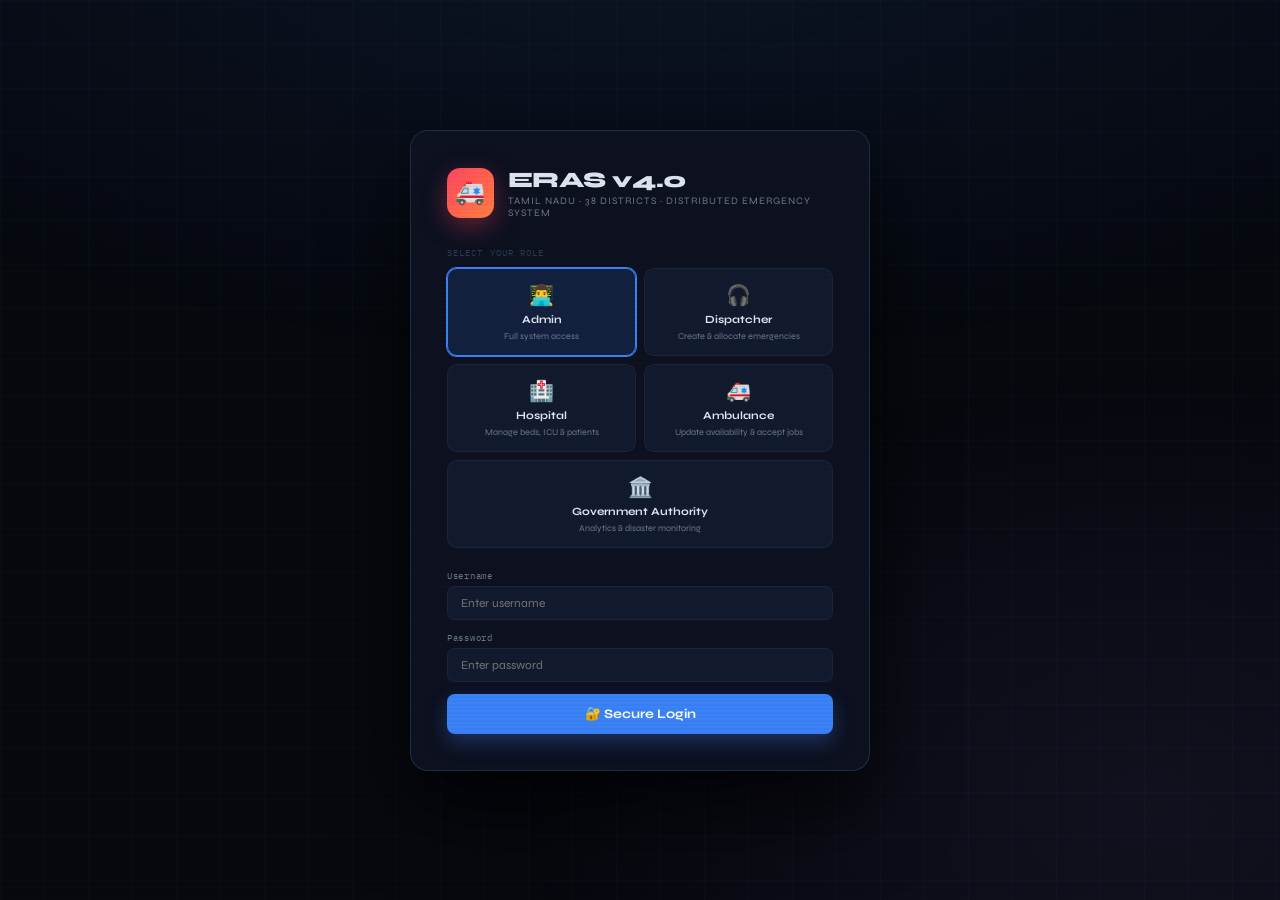
<file: index.html>
<!DOCTYPE html>
<html lang="en">
<head>
<meta charset="UTF-8"/><meta name="viewport" content="width=device-width,initial-scale=1.0"/>
<title>ERAS v4.0 — Login | Tamil Nadu Emergency System</title>
<link rel="stylesheet" href="css/style.css"/>
<style>
body{display:flex;align-items:center;justify-content:center;min-height:100vh;overflow:auto;}
.ln-bg{position:fixed;inset:0;background:radial-gradient(ellipse 80% 50% at 50% -10%,rgba(59,130,246,0.1),transparent),radial-gradient(ellipse 50% 50% at 90% 90%,rgba(167,139,250,0.07),transparent);}
.ln-grid{position:fixed;inset:0;background-image:linear-gradient(rgba(59,130,246,0.035) 1px,transparent 1px),linear-gradient(90deg,rgba(59,130,246,0.035) 1px,transparent 1px);background-size:44px 44px;}
.ln-box{position:relative;z-index:2;width:460px;background:var(--bg2);border:1px solid var(--border2);border-radius:18px;padding:36px;box-shadow:0 40px 80px rgba(0,0,0,0.7);margin:20px;}
.ln-logo{display:flex;align-items:center;gap:14px;margin-bottom:28px;}
.ln-icon{width:50px;height:50px;border-radius:13px;background:linear-gradient(135deg,var(--red),#ff7f40);display:flex;align-items:center;justify-content:center;font-size:24px;box-shadow:0 8px 24px rgba(255,69,96,0.35);}
.ln-title{font-size:22px;font-weight:800;letter-spacing:-0.02em;}
.ln-sub{font-size:10px;color:var(--text2);letter-spacing:0.1em;text-transform:uppercase;margin-top:2px;}
.ln-sect{font-family:var(--mono);font-size:9px;color:var(--text3);letter-spacing:0.12em;text-transform:uppercase;margin-bottom:10px;}
.role-grid{display:grid;grid-template-columns:1fr 1fr;gap:8px;margin-bottom:22px;}
.role-btn{display:flex;flex-direction:column;align-items:center;gap:5px;padding:14px 8px;border-radius:10px;border:1px solid var(--border);background:var(--bg3);cursor:pointer;transition:all 0.15s;text-align:center;}
.role-btn:hover{border-color:var(--border2);background:var(--bg4);}
.role-btn.sel{border-color:var(--blue);background:var(--blue2);box-shadow:0 0 0 1px var(--blue);}
.ri{font-size:20px;}.rn{font-size:11px;font-weight:700;}.rd{font-size:9px;color:var(--text2);}
.rc-dispatcher.sel{border-color:var(--teal);background:var(--teal2);box-shadow:0 0 0 1px var(--teal);}
.rc-hospital.sel{border-color:var(--green);background:var(--green2);box-shadow:0 0 0 1px var(--green);}
.rc-ambulance.sel{border-color:var(--amber);background:var(--amber2);box-shadow:0 0 0 1px var(--amber);}
.rc-authority.sel{border-color:var(--purple);background:var(--purple2);box-shadow:0 0 0 1px var(--purple);}
.ln-f{margin-bottom:12px;}
.ln-lbl{font-family:var(--mono);font-size:9px;color:var(--text2);letter-spacing:0.08em;display:block;margin-bottom:5px;}
.ln-inp{width:100%;background:var(--bg3);border:1px solid var(--border);color:var(--text);border-radius:8px;padding:9px 13px;font-size:12px;font-family:var(--head);transition:border-color 0.15s;}
.ln-inp:focus{outline:none;border-color:var(--blue);}
.ln-btn{width:100%;padding:12px;border-radius:8px;border:none;background:var(--blue);color:#fff;font-family:var(--head);font-size:13px;font-weight:700;cursor:pointer;transition:all 0.15s;box-shadow:0 8px 20px rgba(59,130,246,0.3);}
.ln-btn:hover{background:#2563eb;transform:translateY(-1px);}
.ln-err{color:var(--red);font-size:11px;text-align:center;margin-bottom:10px;display:none;}
</style>
</head>
<body>
<div class="ln-bg"></div>
<div class="ln-grid"></div>
<div class="ln-box">
  <div class="ln-logo">
    <div class="ln-icon">🚑</div>
    <div>
      <div class="ln-title">ERAS v4.0</div>
      <div class="ln-sub">Tamil Nadu · 38 Districts · Distributed Emergency System</div>
    </div>
  </div>
  <div class="ln-sect">Select your role</div>
  <div class="role-grid">
    <div class="role-btn sel" data-role="admin" data-page="pages/admin.html" onclick="selectRole(this)">
      <div class="ri">👨‍💻</div><div class="rn">Admin</div><div class="rd">Full system access</div>
    </div>
    <div class="role-btn rc-dispatcher" data-role="dispatcher" data-page="pages/dispatcher.html" onclick="selectRole(this)">
      <div class="ri">🎧</div><div class="rn">Dispatcher</div><div class="rd">Create &amp; allocate emergencies</div>
    </div>
    <div class="role-btn rc-hospital" data-role="hospital" data-page="pages/hospital.html" onclick="selectRole(this)">
      <div class="ri">🏥</div><div class="rn">Hospital</div><div class="rd">Manage beds, ICU &amp; patients</div>
    </div>
    <div class="role-btn rc-ambulance" data-role="ambulance" data-page="pages/ambulance.html" onclick="selectRole(this)">
      <div class="ri">🚑</div><div class="rn">Ambulance</div><div class="rd">Update availability &amp; accept jobs</div>
    </div>
    <div class="role-btn rc-authority" data-role="authority" data-page="pages/authority.html" onclick="selectRole(this)" style="grid-column:span 2">
      <div class="ri">🏛️</div><div class="rn">Government Authority</div><div class="rd">Analytics &amp; disaster monitoring</div>
    </div>
  </div>
  <div class="ln-f"><label class="ln-lbl">Username</label><input class="ln-inp" id="lu" placeholder="Enter username" autocomplete="username"/></div>
  <div class="ln-f"><label class="ln-lbl">Password</label><input class="ln-inp" type="password" id="lp" placeholder="Enter password" autocomplete="current-password" onkeydown="if(event.key==='Enter')doLogin()"/></div>
  <div class="ln-err" id="le">❌ Please enter both username and password.</div>
  <button class="ln-btn" onclick="doLogin()">🔐 Secure Login</button>
</div>
<script>
let selRole='admin', selPage='pages/admin.html';
function selectRole(el){
  document.querySelectorAll('.role-btn').forEach(b=>b.classList.remove('sel'));
  el.classList.add('sel');
  selRole=el.dataset.role; selPage=el.dataset.page;
}
function doLogin(){
  const u=document.getElementById('lu').value.trim();
  const p=document.getElementById('lp').value.trim();
  if(!u||!p){document.getElementById('le').style.display='block';return;}
  sessionStorage.setItem('eras_role',selRole);
  sessionStorage.setItem('eras_user',u);
  window.location.href=selPage;
}
</script>
</body>
</html>
</file>
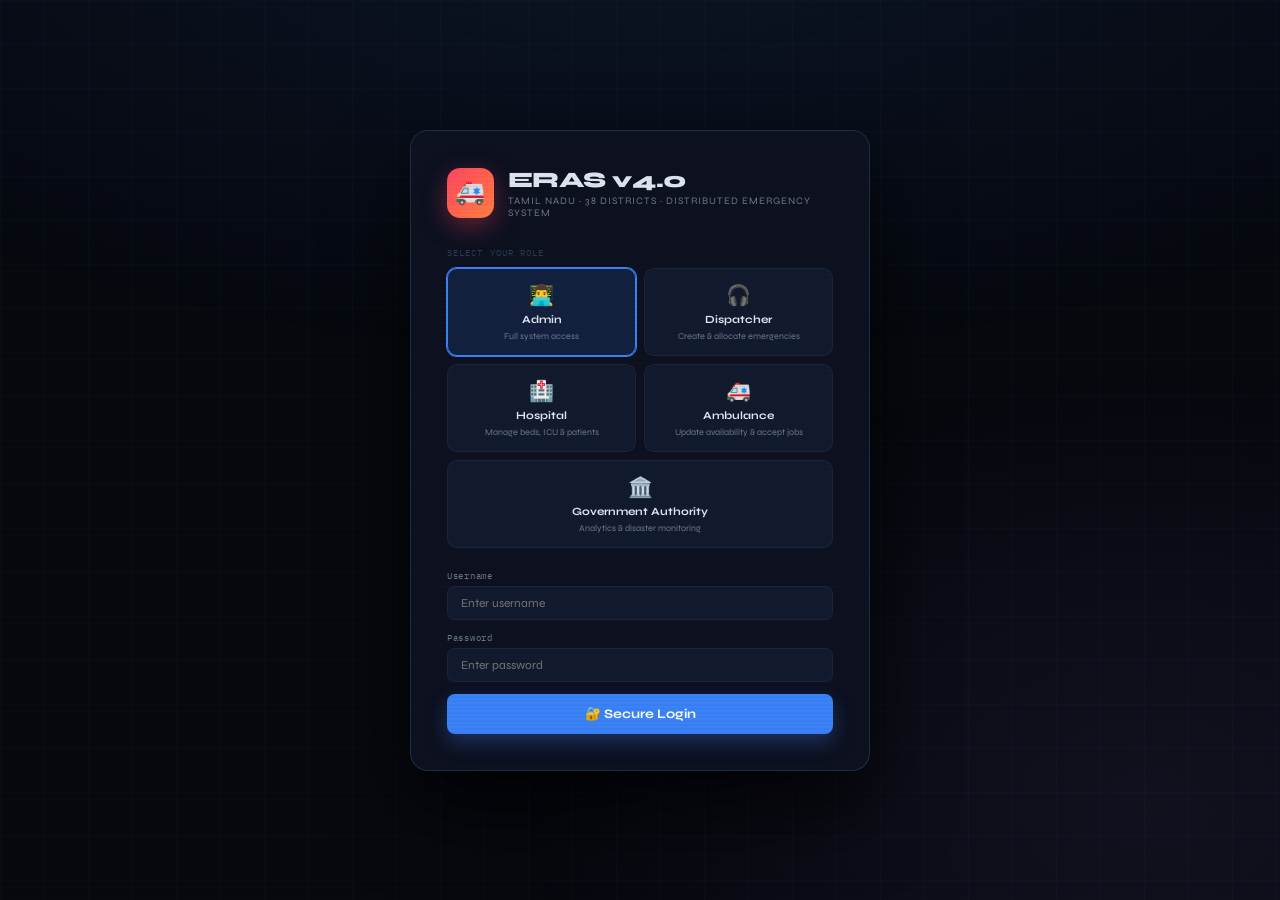
<file: pages/admin.html>
<!DOCTYPE html>
<html lang="en">
<head>
<meta charset="UTF-8"/><meta name="viewport" content="width=device-width,initial-scale=1.0"/>
<title>ERAS v4.0 — Admin Dashboard</title>
<link rel="stylesheet" href="../css/style.css"/>
<script src="../js/data.js"></script>
<script src="../js/ui.js"></script>
<style>
.body-layout{grid-template-columns:230px 1fr 260px;}
</style>
</head>
<body>
<div class="app" id="app">
  <!-- HEADER -->
  <div class="hdr">
    <div style="display:flex;align-items:center;gap:14px">
      <div class="h-ico">🚑</div>
      <div><div class="h-title">ERAS v4.0 — Admin Dashboard</div><div class="h-ver">FULL ACCESS · 38 DISTRICTS · TAMIL NADU</div></div>
    </div>
    <div class="htabs">
      <a class="htab on" data-view="dash" onclick="showView('dash')">📊 Dashboard</a>
      <a class="htab" data-view="emrg" onclick="showView('emrg')">🚨 Emergency</a>
      <a class="htab" data-view="res"  onclick="showView('res')">🏥 Resources</a>
      <a class="htab" href="map.html" target="_blank">🗺️ Map</a>
      <a class="htab" data-view="sim"  onclick="showView('sim')">🧠 Simulation</a>
      <a class="htab" data-view="aud"  onclick="showView('aud')">🧾 Audit</a>
      <a class="htab" data-view="an"   onclick="showView('an')">📈 Analytics</a>
    </div>
    <div style="display:flex;align-items:center;gap:10px">
      <div class="sync-chip"><div class="sdot"></div><span id="sync-lbl">SYNCED</span></div>
      <div class="uptime-chip">⏱ <span id="uptime">00:00:00</span></div>
      <div class="rbadge" id="rbadge"></div>
      <div class="uname" id="uname"></div>
      <button class="lo-btn" onclick="location.href='../index.html'">LOGOUT</button>
    </div>
  </div>

  <div class="body-layout">
    <!-- SIDEBAR -->
    <div class="sb">
      <div class="sbl">Navigation</div>
      <a class="sbi on" data-view="dash" onclick="showView('dash')">📊 Dashboard</a>
      <a class="sbi" data-view="emrg" onclick="showView('emrg')">🚨 New Emergency</a>
      <a class="sbi" data-view="res"  onclick="showView('res')">🏥 Resources</a>
      <a class="sbi" href="map.html" target="_blank">🗺️ Map View ↗</a>
      <a class="sbi" data-view="sim"  onclick="showView('sim')">🧠 Simulation</a>
      <a class="sbi" data-view="aud"  onclick="showView('aud')">🧾 Audit Trail</a>
      <a class="sbi" data-view="an"   onclick="showView('an')">📈 Analytics</a>
      <div class="sbl">Admin Actions</div>
      <button class="btn bd" style="width:100%;margin-bottom:5px" onclick="doFail()">⚡ Fail a Node</button>
      <button class="btn bw" style="width:100%;margin-bottom:5px" onclick="doBorrow()">🔄 Borrow Resources</button>
      <button class="btn bs" style="width:100%;margin-bottom:12px" onclick="doRecover()">✅ Recover All</button>
      <div class="sbl">🌍 38 Districts</div>
      <div class="reg-search"><input placeholder="Search district…" oninput="buildRegList(this.value)"/></div>
      <div class="reg-list" id="reg-list"></div>
    </div>

    <!-- MAIN -->
    <div class="main">

      <!-- DASHBOARD -->
      <div class="view on" id="view-dash">
        <div class="stats-row">
          <div class="sc cb"><div class="sv" id="sv-tot">0</div><div class="sl">Emergencies</div><div class="ss" id="ss-today">Today: 0</div></div>
          <div class="sc cg"><div class="sv" id="sv-rate">100%</div><div class="sl">Success rate</div><div class="ss" id="ss-alloc">Allocated: 0</div></div>
          <div class="sc ca"><div class="sv" id="sv-rt">—ms</div><div class="sl">Avg response</div><div class="ss">Smart allocation</div></div>
          <div class="sc cr"><div class="sv" id="sv-fn">0</div><div class="sl">Failed nodes</div><div class="ss" id="ss-an">Active: 38/38</div></div>
          <div class="sc cp"><div class="sv" id="sv-borrow">0</div><div class="sl">Borrows</div><div class="ss">Cross-district</div></div>
        </div>
        <div class="two">
          <div class="card">
            <div class="ct">Recent allocations</div>
            <table><thead><tr><th>ID</th><th>Priority</th><th>Ambulance</th><th>Hospital</th><th>District</th><th>ms</th></tr></thead>
            <tbody id="alloc-tb"><tr><td colspan="6" style="color:var(--text3);text-align:center;padding:16px">No allocations yet</td></tr></tbody></table>
          </div>
          <div>
            <div class="card">
              <div class="ct">Priority distribution</div>
              <div class="mbar"><div class="mbl">🔴 CRITICAL</div><div class="mbt"><div class="mbf" id="pb-c" style="width:0%;background:var(--red)"></div></div><div class="mbv" id="pv-c">0</div></div>
              <div class="mbar"><div class="mbl">🟠 HIGH</div><div class="mbt"><div class="mbf" id="pb-h" style="width:0%;background:var(--amber)"></div></div><div class="mbv" id="pv-h">0</div></div>
              <div class="mbar"><div class="mbl">🟢 NORMAL</div><div class="mbt"><div class="mbf" id="pb-n" style="width:0%;background:var(--green)"></div></div><div class="mbv" id="pv-n">0</div></div>
            </div>
            <div class="card">
              <div class="ct">Resource utilisation</div>
              <div class="mbar"><div class="mbl">🚑 Ambulance</div><div class="mbt"><div class="mbf" id="util-a" style="width:0%;background:var(--blue)"></div></div><div class="mbv" id="util-av">0%</div></div>
              <div class="mbar"><div class="mbl">🏥 Beds</div><div class="mbt"><div class="mbf" id="util-b" style="width:0%;background:var(--teal)"></div></div><div class="mbv" id="util-bv">0%</div></div>
              <div class="mbar"><div class="mbl">❤️ ICU</div><div class="mbt"><div class="mbf" id="util-i" style="width:0%;background:var(--purple)"></div></div><div class="mbv" id="util-iv">0%</div></div>
            </div>
          </div>
        </div>
        <div class="card">
          <div class="ct">⚡ Fault Tolerance &amp; Replication Events</div>
          <div id="ft-ev-list"><div style="color:var(--text3);font-size:10px;text-align:center;padding:12px">No events — try "Fail a Node"</div></div>
        </div>
      </div>

      <!-- EMERGENCY -->
      <div class="view" id="view-emrg">
        <div class="two">
          <div>
            <div class="card">
              <div class="ct">🚨 Create Emergency Request</div>
              <div id="loc-bar" class="loc-bar" style="display:none"><span class="loc-icon">📍</span><span style="flex:1;color:var(--text2)">Live location</span><span class="loc-val" id="loc-val" style="font-family:var(--mono);font-size:10px;color:var(--green)"></span></div>
              <button class="btn bp" style="width:100%;margin-bottom:12px" onclick="captureLocation()">📍 Capture GPS Location</button>
              <div class="fgrid">
                <div class="fg"><div class="fl">Emergency ID</div><input class="fi" id="eid" value="E-001"/></div>
                <div class="fg"><div class="fl">Priority</div><select class="fs" id="epri"><option value="CRITICAL">🔴 CRITICAL</option><option value="HIGH">🟠 HIGH</option><option value="NORMAL" selected>🟢 NORMAL</option></select></div>
                <div class="fg"><div class="fl">Type</div><select class="fs" id="etype"><option value="accident">Road Accident</option><option value="cardiac">Cardiac Arrest</option><option value="fire">Fire Injury</option><option value="trauma">Trauma</option><option value="flood">Flood Emergency</option><option value="other">Other</option></select></div>
                <div class="fg"><div class="fl">District</div><select class="fs" id="eregion"></select></div>
              </div>
              <button class="btn bp" style="width:100%" onclick="createEmergency()">🤖 Smart Allocate</button>
            </div>
            <div id="em-result" style="display:none"></div>
          </div>
          <div>
            <div class="card"><div class="ct">🤖 AI Suggestion Engine</div><div id="ai-box"><div style="color:var(--text3);font-size:10px">Create an emergency to see AI-ranked hospitals.</div></div></div>
            <div class="card">
              <div class="ct">🔄 Replication Status</div>
              <div class="audit-row"><div class="at" id="rt1">--:--</div><div class="atype tR">REPLICA</div><div class="amsg">Primary → all replicas synced<div class="anode">Consensus: 38/38 nodes</div></div></div>
              <div class="audit-row"><div class="at" id="rt2">--:--</div><div class="atype tR">REPLICA</div><div class="amsg">Write-ahead log distributed<div class="anode">Lag: &lt;50ms</div></div></div>
              <div class="audit-row"><div class="at" id="rt3">--:--</div><div class="atype tA">SYNC OK</div><div class="amsg">All replicas consistent<div class="anode">Protocol: Raft consensus</div></div></div>
            </div>
          </div>
        </div>
      </div>

      <!-- RESOURCES -->
      <div class="view" id="view-res">
        <div class="two">
          <div class="card">
            <div class="ct">🚑 Ambulances <button class="btn bs btn-sm" onclick="freeAllAmbu()">Free All</button></div>
            <table><thead><tr><th>ID</th><th>District</th><th>Status</th><th>Load</th><th>Action</th></tr></thead><tbody id="ambu-tb"></tbody></table>
          </div>
          <div class="card">
            <div class="ct">🏥 Hospitals</div>
            <table><thead><tr><th>Name</th><th>District</th><th>Beds</th><th>ICU</th><th>AI Score</th></tr></thead><tbody id="hosp-tb"></tbody></table>
          </div>
        </div>
      </div>

      <!-- MAP -->
      <!-- SIMULATION -->
      <div class="view" id="view-sim">
        <div class="card">
          <div class="ct">🧠 What-if Simulation Engine <span style="font-size:9px;font-weight:400;color:var(--text2)">Deep copy — live data untouched</span></div>
          <div style="display:grid;grid-template-columns:1fr 1fr;gap:10px;margin-bottom:14px">
            <div class="sim-c" onclick="doSim('mass',this)"><div style="font-size:18px;margin-bottom:6px">💥</div><div style="font-size:11px;font-weight:700;margin-bottom:3px">Mass accident — 50 cases</div><div style="font-size:9px;color:var(--text2)">Parallel threads, all districts</div></div>
            <div class="sim-c" onclick="doSim('hosp',this)"><div style="font-size:18px;margin-bottom:6px">🏥</div><div style="font-size:11px;font-weight:700;margin-bottom:3px">Hospital goes offline</div><div style="font-size:9px;color:var(--text2)">Auto reallocation test</div></div>
            <div class="sim-c" onclick="doSim('low',this)"><div style="font-size:18px;margin-bottom:6px">📉</div><div style="font-size:11px;font-weight:700;margin-bottom:3px">Resource exhaustion</div><div style="font-size:9px;color:var(--text2)">Cross-district borrowing</div></div>
            <div class="sim-c" onclick="doSim('peak',this)"><div style="font-size:18px;margin-bottom:6px">⏱️</div><div style="font-size:11px;font-weight:700;margin-bottom:3px">Peak hour — 20 cases</div><div style="font-size:9px;color:var(--text2)">Load balancing across nodes</div></div>
          </div>
          <div id="sim-result" style="display:none"></div>
        </div>
      </div>

      <!-- AUDIT -->
      <div class="view" id="view-aud">
        <div class="card">
          <div class="ct">🧾 Audit Trail
            <div class="btn-row" style="margin:0">
              <button class="btn bg2 btn-sm" onclick="renderAudit('ALL')">All</button>
              <button class="btn bp btn-sm" onclick="renderAudit('ALLOCATION')">Alloc</button>
              <button class="btn bd btn-sm" onclick="renderAudit('FAILOVER')">Failover</button>
              <button class="btn bw btn-sm" onclick="renderAudit('BORROW')">Borrow</button>
              <button class="btn bs btn-sm" onclick="renderAudit('RECOVERY')">Recovery</button>
            </div>
          </div>
          <div id="aud-list"><div style="color:var(--text3);text-align:center;padding:22px;font-size:10px">No entries yet.</div></div>
        </div>
      </div>

      <!-- ANALYTICS -->
      <div class="view" id="view-an">
        <div class="three" style="margin-bottom:14px">
          <div class="sc cb"><div class="sv" id="an-tot" style="color:var(--blue)">0</div><div class="sl">Total emergencies</div></div>
          <div class="sc cg"><div class="sv" id="an-best" style="color:var(--green)">—ms</div><div class="sl">Best response time</div></div>
          <div class="sc ca"><div class="sv" id="an-suc" style="color:var(--amber)">100%</div><div class="sl">Success rate</div></div>
        </div>
        <div class="two">
          <div class="card"><div class="ct">📈 Response Time Trend</div><div class="ch"><canvas id="ch-rt"></canvas></div></div>
          <div class="card"><div class="ct">📊 Allocation Success %</div><div class="ch"><canvas id="ch-suc"></canvas></div></div>
        </div>
        <div class="two">
          <div class="card"><div class="ct">🌐 District Utilisation (Top 10)</div><div class="ch"><canvas id="ch-reg"></canvas></div></div>
          <div class="card"><div class="ct">⚡ Recovery Times (ms)</div><div class="ch"><canvas id="ch-rec"></canvas></div></div>
        </div>
      </div>

    </div>

    <!-- RIGHT PANEL -->
    <div class="rp">
      <div class="rp-section"><div class="rpl">🔔 Live Notifications</div><div id="notif-list"></div></div>
      <div class="rp-section">
        <div class="rpl">⚡ Response Time</div>
        <div style="font-family:var(--mono);font-size:28px;font-weight:600;color:var(--green);text-align:center;margin:4px 0 2px" id="rp-rt">—ms</div>
        <div style="font-size:9px;color:var(--text2);text-align:center">Last allocation</div>
      </div>
      <div class="rp-section"><div class="rpl">📍 GPS Location</div><div id="rp-loc" style="font-family:var(--mono);font-size:10px;color:var(--teal)">Not captured yet</div></div>
      <div class="rp-section"><div class="rpl">🤖 AI Top Pick</div><div id="rp-ai"><div style="font-size:10px;color:var(--text3)">Awaiting emergency…</div></div></div>
      <div class="rp-section"><div class="rpl">🔄 Borrow Events</div><div id="borrow-log"><div style="font-size:10px;color:var(--text3)">No borrows yet.</div></div></div>
    </div>
  </div>
</div>
<div class="toast" id="toast"><div class="tt" id="tt"></div><div class="tm" id="tm"></div></div>

<script>
// ── INIT ─────────────────────────────────────────────
const role = sessionStorage.getItem('eras_role') || 'admin';
const user = sessionStorage.getItem('eras_user') || 'admin';
if (!sessionStorage.getItem('eras_user')) location.href = '../index.html';

applyHeaderBadge(role, user);
buildRegList('');
startUptime();
populateDistrictSelect('eregion');
addLog('LOGIN',`<strong>${user}</strong> authenticated as Admin<div class="anode">Token: JWT-${Math.random().toString(36).substr(2,10).toUpperCase()}</div>`);
try{ initCharts(); }catch(e){}
updateDash();

// ── SEED DEMO EVENTS ON LOAD ──────────────────────────
// Replication status timestamps
setTimeout(()=>{
  const t = nowT();
  ['rt1','rt2','rt3'].forEach(id=>{const el=document.getElementById(id);if(el)el.textContent=t;});
}, 200);

// Pre-populate fault tolerance panel with historical events
setTimeout(()=>{
  const ftEl = document.getElementById('ft-ev-list');
  if (!ftEl) return;
  const events = [
    {type:'recover', district:'Salem',    backup:'Namakkal', recMs:312, time: minusMin(8)},
    {type:'fail',    district:'Perambalur',backup:'Ariyalur', recMs:487, time: minusMin(5)},
    {type:'recover', district:'Perambalur',backup:'Ariyalur', recMs:487, time: minusMin(4)},
    {type:'borrow',  from:'Chennai',      to:'Kallakurichi',  res:'2 ambulances', time: minusMin(2)},
  ];
  ftEl.innerHTML = events.reverse().map(ev => {
    if (ev.type==='fail') return `<div class="ft-ev"><div style="font-size:10px;font-weight:700;color:var(--red);margin-bottom:4px">⚡ ${ev.district} NODE FAILED — ${ev.time}</div><div style="font-size:9px;color:var(--text2)">▶ ${ev.backup} took over all requests | Recovery: ${ev.recMs}ms | Heartbeat timeout detected</div></div>`;
    if (ev.type==='recover') return `<div class="ft-rec"><div style="font-size:10px;font-weight:700;color:var(--green);margin-bottom:3px">✅ ${ev.district} AUTO-RECOVERED — ${ev.time}</div><div style="font-size:9px;color:var(--text2)">Self-healing complete | Replica re-synced | Requests re-routed back | Recovery: ${ev.recMs}ms</div></div>`;
    return `<div style="background:var(--purple2);border:1px solid rgba(167,139,250,0.2);border-radius:8px;padding:9px 11px;margin-bottom:7px"><div style="font-size:10px;font-weight:700;color:var(--purple);margin-bottom:3px">🔄 CROSS-REGION BORROW — ${ev.time}</div><div style="font-size:9px;color:var(--text2)">${ev.res}: <strong>${ev.from}</strong> → <strong>${ev.to}</strong> | Coordinator approved | Atomic transfer complete</div></div>`;
  }).join('');

  // Also seed audit log with historical entries
  addLog('RECOVERY', `Node <strong>Salem</strong> auto-recovered after 312ms<div class="anode">Self-healing | Heartbeat restored | Replica synced</div>`);
  addLog('BORROW',   `Cross-district: 2 ambulances <strong>Chennai → Kallakurichi</strong><div class="anode">Coordinator approved | LOW RES deficit resolved</div>`);
  addLog('FAILOVER', `Node <strong>Perambalur</strong> FAILED → <strong>Ariyalur</strong> took over | Recovery: 487ms<div class="anode">Heartbeat timeout after 15s | Auto-failover triggered</div>`);
  addLog('RECOVERY', `Node <strong>Salem</strong> detected as FAILED → <strong>Namakkal</strong> handling requests<div class="anode">Heartbeat missed × 3 | Requests reassigned</div>`);
  addNotif('ngreen','✅','System online','38 districts active, all nodes ONLINE');
  addNotif('npurple','🔄','Borrow event','2 ambulances: Chennai → Kallakurichi');

  renderAudit && renderAudit();
}, 300);

function minusMin(m) {
  const d = new Date(Date.now() - m*60000);
  return String(d.getHours()).padStart(2,'0')+':'+String(d.getMinutes()).padStart(2,'0')+':'+String(d.getSeconds()).padStart(2,'0');
}

let emCount = 1;

// ── EMERGENCY ─────────────────────────────────────────
function captureLocation() {
  getLocation(txt => {
    document.getElementById('loc-bar').style.display='flex';
    document.getElementById('loc-val').textContent=txt;
    document.getElementById('rp-loc').textContent=txt;
    addNotif('nblue','📍','GPS captured',txt);
  });
}

function createEmergency() {
  const id  = document.getElementById('eid').value || 'E-001';
  const pri = document.getElementById('epri').value;
  const typ = document.getElementById('etype').value;
  const reg = document.getElementById('eregion').value;
  STATE.totalE++; emCount++; STATE.priCounts[pri]++;
  const res = smartAllocate(id, pri, typ, reg);
  STATE.totalMs += res.ms;
  if (res.ms < STATE.minMs) STATE.minMs = res.ms;
  STATE.rtHistory.push(res.ms);
  if (STATE.rtHistory.length > 15) STATE.rtHistory.shift();

  if (res.ok) {
    STATE.allocated++;
    STATE.sucHistory.push(Math.round(STATE.allocated/STATE.totalE*100));
    STATE.allocations = STATE.allocations || [];
    STATE.allocations.unshift({id,pri,amb:res.ambulance.id,hosp:res.hospital.name,reg,ms:res.ms});
    document.getElementById('em-result').style.display='';
    document.getElementById('em-result').innerHTML=`<div class="ar-ok">
      <div style="font-size:11px;font-weight:700;color:var(--green);margin-bottom:10px">✅ Smart Allocation Successful</div>
      <div class="arow"><span class="ak">Emergency ID</span><span class="av">${id}</span></div>
      <div class="arow"><span class="ak">Priority</span><span class="av"><span class="badge b${pri[0].toLowerCase()}">${pri}</span></span></div>
      <div class="arow"><span class="ak">Ambulance</span><span class="av">${res.ambulance.id} — ${res.dkm}km away</span></div>
      <div class="arow"><span class="ak">ETA</span><span class="av" style="color:var(--teal)">~${res.etaMin} mins</span></div>
      <div class="arow"><span class="ak">Hospital</span><span class="av">${res.hospital.name}</span></div>
      <div class="arow"><span class="ak">District</span><span class="av">${REGIONS[res.hospital.region]?.name}${res.xRegion?' ✦ Cross-district':''}</span></div>
      <div class="arow"><span class="ak">Node</span><span class="av">${res.node}</span></div>
      <div class="arow"><span class="ak">Response time</span><span class="av" style="color:var(--green)">${res.ms}ms</span></div>
      <div style="margin-top:9px;font-size:9px;color:var(--text2);line-height:1.6"><strong style="color:var(--text)">Decision:</strong> ${res.reason}</div>
    </div>`;
    addLog('ALLOCATION',`<strong>${id}</strong> [${pri}] → ${res.ambulance.id} (${res.dkm}km) + ${res.hospital.name} — ${res.ms}ms<div class="anode">Node: ${res.node} | Smart scoring: distance+capacity+ICU</div>`);
    addNotif('ngreen','🚑',`${id} allocated`,`→ ${res.hospital.name} | ${res.ms}ms`);
    toast('ts',`${id} allocated`,`${res.ambulance.id} → ${res.hospital.name} | ETA ${res.etaMin}min`);
    updateAISuggestion(res.ai, res.etaMin);
    triggerSync(reg);
    updateRegCard(reg); updateRegCard(res.hospital.region);
    document.getElementById('eid').value='E-'+String(emCount).padStart(3,'0');
  } else {
    STATE.failed = (STATE.failed||0)+1;
    document.getElementById('em-result').style.display='';
    document.getElementById('em-result').innerHTML=`<div class="ar-er"><div style="color:var(--red);font-weight:700;margin-bottom:5px">❌ Allocation Failed</div><div style="font-size:10px;color:var(--text2)">${res.reason}</div></div>`;
    addNotif('nred','⚠️','Allocation failed',res.reason.slice(0,50));
    toast('te','Failed',res.reason);
  }
  updateDash(); try{ updateCharts(); }catch(e){}
}

// ── AI SUGGESTION ─────────────────────────────────────
function updateAISuggestion(rankings, etaMin) {
  if (!rankings || !rankings.length) return;
  document.getElementById('ai-box').innerHTML = `
    <div style="font-size:8px;color:var(--text3);font-family:var(--mono);margin-bottom:8px">SCORE = capacity(50%)+ICU(30%)+proximity</div>
    ${rankings.map((h,i)=>`<div style="display:flex;justify-content:space-between;align-items:flex-start;padding:7px 0;border-bottom:1px solid var(--border)">
      <div><div style="font-size:11px;font-weight:700">${i===0?'⭐ ':''}${h.name}</div>
        <div style="font-size:9px;color:var(--text2)">${REGIONS[h.region]?.name} | Beds:${h.beds} ICU:${h.icu}</div>
        <div style="font-size:9px;color:var(--teal)">ETA ~${etaMin+(i*3)} mins</div>
      </div>
      <div style="text-align:right"><div style="font-family:var(--mono);font-size:11px;color:${i===0?'var(--green)':'var(--text2)'}">${Math.round(Math.max(0,h.score))}</div>
        ${i===0?'<div style="font-size:8px;color:var(--green)">Best pick</div>':''}
      </div>
    </div>`).join('')}`;
  document.getElementById('rp-ai').innerHTML=rankings[0]?`<div style="font-size:10px;font-weight:700">${rankings[0].name}</div><div style="font-size:9px;color:var(--teal)">ETA ~${etaMin}min</div>`:'';}

// ── FAULT TOLERANCE ───────────────────────────────────
function doFail() {
  const online=Object.values(REGIONS).filter(r=>r.status!=='FAILED');
  if(!online.length){toast('tw','All failed','Recover first');return;}
  const r=online[Math.floor(Math.random()*online.length)];
  const old=r.status; r.status='FAILED'; STATE.failovers=(STATE.failovers||0)+1;
  const backup=Object.values(REGIONS).find(x=>x.id!==r.id&&x.status!=='FAILED');
  const bname=backup?backup.name:'NONE';
  const recMs=Math.floor(Math.random()*900)+150;
  STATE.recTimes.push(recMs);
  document.getElementById('ft-ev-list').innerHTML=`<div class="ft-ev"><div style="font-size:10px;font-weight:700;color:var(--red);margin-bottom:4px">⚡ ${r.name} FAILED</div><div style="font-size:9px;color:var(--text2)">▶ ${bname} now handling requests | Recovery: ${recMs}ms</div></div>`+document.getElementById('ft-ev-list').innerHTML;
  addLog('FAILOVER',`Node <strong>${r.name}</strong> FAILED → <strong>${bname}</strong> | Recovery: ${recMs}ms<div class="anode">Heartbeat timeout | Auto-failover | Self-healing</div>`);
  addNotif('nred','⚡',r.name+' failed',bname+' handling requests');
  toast('te',r.name+' FAILED',bname+' took over');
  updateRegCard(r.id); updateDash(); updateCharts();
  setTimeout(()=>{if(r.status==='FAILED'){r.status=old;document.getElementById('ft-ev-list').innerHTML=`<div class="ft-rec"><div style="font-size:10px;font-weight:700;color:var(--green);margin-bottom:3px">✅ ${r.name} Auto-Recovered</div><div style="font-size:9px;color:var(--text2)">Self-healing complete</div></div>`+document.getElementById('ft-ev-list').innerHTML;addLog('RECOVERY',`<strong>${r.name}</strong> recovered<div class="anode">Self-healing</div>`);addNotif('ngreen','✅',r.name+' recovered','Self-healing complete');toast('ts',r.name+' recovered','Auto self-healing');updateRegCard(r.id);updateDash();}},5000);
}

function doBorrow() {
  const donors=[REGIONS.chennai,REGIONS.coimbatore,REGIONS.madurai].filter(r=>r.ambulances>3);
  const recv=Object.values(REGIONS).find(r=>r.status==='LOW RES'&&r.ambulances<2);
  if(!donors.length||!recv){toast('tw','Borrow not possible','');return;}
  const donor=donors[0]; donor.ambulances--; recv.ambulances++; STATE.borrows=(STATE.borrows||0)+1;
  document.getElementById('borrow-log').innerHTML=`<div style="background:var(--purple2);border:1px solid rgba(167,139,250,0.2);border-radius:7px;padding:8px 10px;font-size:10px"><div style="font-weight:700;color:var(--purple);margin-bottom:2px">🔄 Borrowed</div><div style="color:var(--text2)">1 ambulance: ${donor.name} → ${recv.name}</div><div style="font-size:8px;color:var(--text3);margin-top:2px">${nowT()}</div></div>`;
  addLog('BORROW',`Cross-district: 1 ambulance <strong>${donor.name}</strong> → <strong>${recv.name}</strong><div class="anode">Atomic transfer | Raft lock</div>`);
  addNotif('npurple','🔄','Resource borrowed',`${donor.name} → ${recv.name}`);
  toast('tp','Resource borrowed',`${donor.name} → ${recv.name}`);
  triggerSync(recv.id); updateRegCard(donor.id); updateRegCard(recv.id); updateDash();
}

function doRecover(){let n=0;Object.values(REGIONS).forEach(r=>{if(r.status==='FAILED'){r.status='ONLINE';n++;updateRegCard(r.id);}});AMBULANCES.forEach(a=>{if(a.status==='busy'&&Math.random()>0.7)a.status='free';});addLog('RECOVERY',`Full recovery — ${n} districts restored`);toast('ts','Recovery complete',n+' districts restored');updateDash();}

function freeAllAmbu(){AMBULANCES.forEach(a=>{if(a.status==='busy'){a.status='free';REGIONS[a.region].ambulances=Math.min(REGIONS[a.region].ambulances+1,REGIONS[a.region].maxAmbu);}});renderResourcesTable();updateDash();toast('ts','All freed','');}

// ── SIMULATION ────────────────────────────────────────
function doSim(type, el) {
  el.classList.add('run');
  toast('ti','Simulation running…','Deep copy — live data safe');
  setTimeout(()=>{ el.classList.remove('run');
    runSimulation(type, r=>{
      document.getElementById('sim-result').style.display='';
      document.getElementById('sim-result').innerHTML=simResultHTML(r);
      toast(r.pct>70?'ts':'tw','Simulation complete',`${r.alloc}/${r.alloc+r.fail} — ${r.pct}%`);
    });
  },1200);
}

// ── DASHBOARD UPDATE ──────────────────────────────────
function updateDash() {
  const rate=STATE.totalE>0?Math.round(STATE.allocated/STATE.totalE*100):100;
  const avgMs=STATE.allocated>0?Math.round(STATE.totalMs/STATE.allocated):0;
  const fn=Object.values(REGIONS).filter(r=>r.status==='FAILED').length;
  const g=id=>document.getElementById(id);
  g('sv-tot').textContent=STATE.totalE; g('ss-today').textContent='Today: '+STATE.totalE;
  g('sv-rate').textContent=rate+'%'; g('ss-alloc').textContent='Allocated: '+STATE.allocated;
  g('sv-rt').textContent=(avgMs||'—')+'ms';
  g('sv-fn').textContent=fn; g('ss-an').textContent='Active: '+(38-fn)+'/38';
  g('sv-borrow').textContent=STATE.borrows||0;
  g('rp-rt').textContent=(STATE.allocations&&STATE.allocations[0]?.ms||'—')+'ms';
  const maxP=Math.max(1,...Object.values(STATE.priCounts));
  [['c','CRITICAL'],['h','HIGH'],['n','NORMAL']].forEach(([x,p])=>{const v=STATE.priCounts[p];g('pb-'+x).style.width=(v/maxP*100)+'%';g('pv-'+x).textContent=v;});
  const totA=AMBULANCES.length,busyA=AMBULANCES.filter(a=>a.status==='busy').length;
  const totB=HOSPITALS.reduce((s,h)=>s+h.maxBeds,0),usedB=HOSPITALS.reduce((s,h)=>s+(h.maxBeds-h.beds),0);
  const totI=HOSPITALS.reduce((s,h)=>s+h.maxIcu,0),usedI=HOSPITALS.reduce((s,h)=>s+(h.maxIcu-h.icu),0);
  const ap=Math.round(busyA/totA*100),bp=Math.round(usedB/totB*100),ip=Math.round(usedI/totI*100);
  g('util-a').style.width=ap+'%';g('util-av').textContent=ap+'%';
  g('util-b').style.width=bp+'%';g('util-bv').textContent=bp+'%';
  g('util-i').style.width=ip+'%';g('util-iv').textContent=ip+'%';
  g('an-tot').textContent=STATE.totalE;g('an-best').textContent=(STATE.minMs<Infinity?STATE.minMs+'ms':'—');g('an-suc').textContent=rate+'%';
  const tb=g('alloc-tb');if(!tb)return;
  tb.innerHTML=!STATE.allocations||!STATE.allocations.length?'<tr><td colspan="6" style="color:var(--text3);text-align:center;padding:14px">No allocations yet</td></tr>':STATE.allocations.slice(0,8).map(a=>`<tr><td style="font-family:var(--mono);font-size:9px">${a.id}</td><td><span class="badge b${a.pri[0].toLowerCase()}">${a.pri}</span></td><td style="font-size:9px">${a.amb}</td><td style="font-size:9px;color:var(--text2)">${a.hosp.slice(0,20)}</td><td style="font-size:9px;color:var(--text2)">${REGIONS[a.reg]?.name||a.reg}</td><td style="font-family:var(--mono);font-size:9px;color:var(--green)">${a.ms}ms</td></tr>`).join('');
}

// ── CANVAS CHARTS (no CDN, works offline) ────────────
function drawBar(id, labels, values, color) {
  const cv = document.getElementById(id);
  if (!cv) return;
  // Force a real width — use card width if canvas is hidden
  const w = cv.parentElement?.parentElement?.clientWidth || cv.parentElement?.clientWidth || 500;
  cv.width  = Math.max(w - 32, 200);
  cv.height = 150;
  const cx  = cv.getContext('2d');
  const W = cv.width, H = cv.height;
  const pad = {t:14, b:30, l:10, r:10};
  const cw  = W - pad.l - pad.r;
  const ch  = H - pad.t - pad.b;
  const max = Math.max(...values, 1);
  const bw  = Math.max(4, Math.floor(cw / Math.max(labels.length, 1)) - 5);

  cx.clearRect(0, 0, W, H);

  // Grid lines + y-axis values
  cx.strokeStyle = 'rgba(99,179,237,0.07)'; cx.lineWidth = 1;
  [0, 0.25, 0.5, 0.75, 1].forEach(f => {
    const y = pad.t + ch * (1 - f);
    cx.beginPath(); cx.moveTo(pad.l, y); cx.lineTo(W - pad.r, y); cx.stroke();
    cx.fillStyle = '#2d3a50'; cx.font = '8px monospace'; cx.textAlign = 'right';
    cx.fillText(Math.round(max * f), pad.l - 2, y + 3);
  });

  if (!labels.length) {
    // Empty state message
    cx.fillStyle = '#2d3a50'; cx.font = '11px Segoe UI';
    cx.textAlign = 'center'; cx.textBaseline = 'middle';
    cx.fillText('No data yet — create emergencies to see chart', W/2, H/2);
    return;
  }

  labels.forEach((lbl, i) => {
    const bh  = Math.max(1, (values[i] / max) * ch);
    const bx  = pad.l + i * (cw / labels.length) + 2;
    const by  = pad.t + ch - bh;

    // Bar
    cx.fillStyle = color + 'aa';
    cx.beginPath();
    if (cx.roundRect) cx.roundRect(bx, by, bw, bh, [3, 3, 0, 0]);
    else { cx.moveTo(bx+3,by); cx.lineTo(bx+bw-3,by); cx.quadraticCurveTo(bx+bw,by,bx+bw,by+3); cx.lineTo(bx+bw,by+bh); cx.lineTo(bx,by+bh); cx.lineTo(bx,by+3); cx.quadraticCurveTo(bx,by,bx+3,by); cx.closePath(); }
    cx.fill();

    // Top highlight
    cx.strokeStyle = color; cx.lineWidth = 1.5;
    cx.beginPath(); cx.moveTo(bx, by); cx.lineTo(bx + bw, by); cx.stroke();

    // Label below
    cx.fillStyle = '#4a5568'; cx.font = '8px Segoe UI'; cx.textAlign = 'center'; cx.textBaseline = 'top';
    cx.fillText(lbl.slice(0, 5), bx + bw / 2, H - pad.b + 4);

    // Value on bar
    if (bh > 16) {
      cx.fillStyle = '#94a3b8'; cx.font = 'bold 8px monospace'; cx.textBaseline = 'top';
      cx.fillText(values[i], bx + bw / 2, by + 3);
    }
  });
}

function initCharts() {} // kept for compatibility

function drawAllAdminCharts() {
  // District Utilisation — use status-based utilisation so LOW RES districts show high usage
  const top10 = DISTRICTS.slice(0, 10);
  drawBar('ch-reg', top10.map(d => d.name.slice(0,6)),
    top10.map(d => {
      const r = REGIONS[d.id];
      if (!r) return 0;
      if (r.status === 'LOW RES') return Math.floor(Math.random()*20)+75; // 75-95%
      if (r.status === 'FAILED')  return 100;
      return Math.floor(Math.random()*30)+10; // 10-40% normal
    }), '#3b82f6');

  // Response time — show demo data if no real data yet
  const rtData   = STATE.rtHistory.length   ? STATE.rtHistory   : [120,95,210,88,145,310,76,190,105,230];
  const rtLabels = STATE.rtHistory.length   ? STATE.rtHistory.map((_,i)=>'#'+(i+1)) : ['E1','E2','E3','E4','E5','E6','E7','E8','E9','E10'];
  drawBar('ch-rt', rtLabels, rtData, '#10d9a0');

  // Success rate — show demo data if no real data yet
  const sucData   = STATE.sucHistory.length ? STATE.sucHistory   : [100,100,95,100,88,100,100,92,100,96];
  const sucLabels = STATE.sucHistory.length ? STATE.sucHistory.map((_,i)=>'#'+(i+1)) : ['E1','E2','E3','E4','E5','E6','E7','E8','E9','E10'];
  drawBar('ch-suc', sucLabels, sucData, '#3b82f6');

  // Recovery times — show demo data if no real data yet
  const recData   = STATE.recTimes.length   ? STATE.recTimes    : [320,185,540,290,410,155,620,380,245,480];
  const recLabels = STATE.recTimes.length   ? STATE.recTimes.map((_,i)=>'F'+(i+1)) : ['F1','F2','F3','F4','F5','F6','F7','F8','F9','F10'];
  drawBar('ch-rec', recLabels, recData, '#fbbf24');
}

function updateCharts() { drawAllAdminCharts(); }

// Override showView to draw charts when Analytics tab opens
const _origShowView = showView;
showView = function(name) {
  _origShowView(name);
  if (name === 'an') setTimeout(drawAllAdminCharts, 50);
  if (name === 'res') renderResources();
};

// ── RESOURCES ─────────────────────────────────────────
function renderResources() { renderResourcesTable(); }

// replication clock
setInterval(() => {
  const t = nowT();
  ['rt1','rt2','rt3'].forEach(id => { const el=document.getElementById(id); if(el&&el.textContent!=='--:--') el.textContent=t; });
}, 12000);

</script>
</body>
</html>
</file>
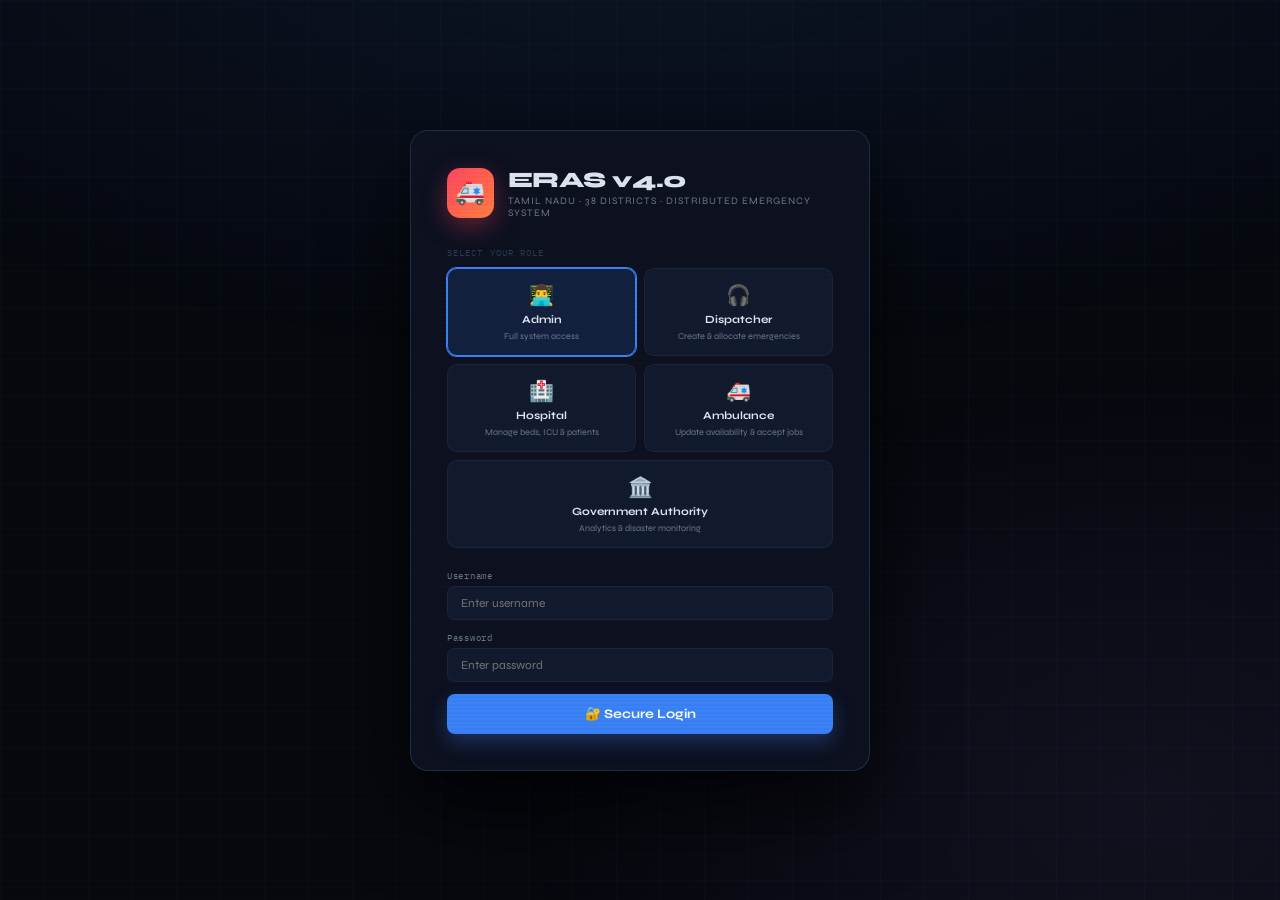
<file: pages/ambulance.html>
<!DOCTYPE html>
<html lang="en">
<head>
<meta charset="UTF-8"/><meta name="viewport" content="width=device-width,initial-scale=1.0"/>
<title>ERAS v4.0 — Ambulance Driver</title>
<link rel="stylesheet" href="../css/style.css"/>
<script src="../js/data.js"></script>
<script src="../js/ui.js"></script>
</head>
<body class="role-ambulance">
<div class="app">
  <div class="hdr">
    <div style="display:flex;align-items:center;gap:14px">
      <div class="h-ico">🚑</div>
      <div><div class="h-title">ERAS v4.0 — Ambulance Driver</div><div class="h-ver">AVAILABILITY &amp; ASSIGNMENT MANAGEMENT · TAMIL NADU</div></div>
    </div>
    <div class="htabs">
      <a class="htab on" data-view="status" onclick="showView('status')">🚑 My Status</a>
      <a class="htab" data-view="assignments" onclick="showView('assignments')">📋 Assignments</a>
      <a class="htab" data-view="aud" onclick="showView('aud')">🧾 Log</a>
    </div>
    <div style="display:flex;align-items:center;gap:10px">
      <div class="sync-chip"><div class="sdot"></div><span id="sync-lbl">SYNCED</span></div>
      <div class="uptime-chip">⏱ <span id="uptime">00:00:00</span></div>
      <div class="rbadge" id="rbadge"></div>
      <div class="uname" id="uname"></div>
      <button class="lo-btn" onclick="location.href='../index.html'">LOGOUT</button>
    </div>
  </div>

  <div style="display:grid;grid-template-columns:220px 1fr 240px;flex:1;overflow:hidden;">
    <div class="sb">
      <div class="sbl">Navigation</div>
      <a class="sbi on" data-view="status" onclick="showView('status')">🚑 My Status</a>
      <a class="sbi" data-view="assignments" onclick="showView('assignments')">📋 Assignments</a>
      <a class="sbi" data-view="aud" onclick="showView('aud')">🧾 Activity Log</a>
      <div class="sbl" style="margin-top:12px">⚠️ Your Access</div>
      <div style="background:var(--amber2);border:1px solid rgba(251,191,36,0.2);border-radius:8px;padding:10px;font-size:10px;color:var(--text2);line-height:1.7">
        ✅ Update availability<br/>✅ Accept/complete jobs<br/>✅ Share live location<br/>✅ View assignments<br/>❌ Create emergencies<br/>❌ Manage resources
      </div>
      <div class="sbl" style="margin-top:12px">Select Your Unit</div>
      <select class="fs" id="my-ambu" onchange="loadMyAmbu()" style="width:100%;font-size:10px"></select>
    </div>

    <div class="main">
      <!-- STATUS -->
      <div class="view on" id="view-status">
        <!-- Big status card -->
        <div class="card" id="ambu-banner" style="background:var(--bg3);border-color:var(--border2)">
          <div style="display:flex;justify-content:space-between;align-items:center;flex-wrap:wrap;gap:12px">
            <div>
              <div style="font-size:18px;font-weight:800;margin-bottom:4px" id="my-ambu-id">Select your unit</div>
              <div style="font-size:10px;color:var(--text2)" id="my-ambu-dist">—</div>
              <div style="font-size:10px;color:var(--text3);font-family:var(--mono);margin-top:2px" id="my-ambu-coords">Lat: — | Lng: —</div>
            </div>
            <div id="status-badge" style="font-family:var(--mono);font-size:14px;font-weight:700;padding:10px 20px;border-radius:10px;background:var(--green2);color:var(--green);border:1px solid rgba(16,217,160,0.3)">AVAILABLE</div>
          </div>
        </div>

        <div class="two">
          <div class="card">
            <div class="ct">🔄 Update My Status</div>
            <div class="fg" style="margin-bottom:12px">
              <div class="fl">Availability</div>
              <select class="fs" id="ambu-status">
                <option value="free">🟢 Available — Ready for assignment</option>
                <option value="busy">🔴 On Assignment — Currently deployed</option>
                <option value="maintenance">🟡 Maintenance — Vehicle servicing</option>
              </select>
            </div>
            <div class="fg" style="margin-bottom:12px">
              <div class="fl">Current location note</div>
              <input class="fi" id="ambu-note" placeholder="E.g. Near Salem bus stand"/>
            </div>
            <button class="btn bp" style="width:100%;margin-bottom:8px" onclick="updateMyStatus()">✅ Update Status</button>
            <button class="btn bs" style="width:100%" onclick="shareLocation()">📍 Share Live Location</button>
          </div>
          <div class="card">
            <div class="ct">📊 My Performance</div>
            <div style="display:flex;flex-direction:column;gap:8px" id="perf-stats">
              <div style="display:flex;justify-content:space-between;font-size:11px;padding:5px 0;border-bottom:1px solid var(--border)"><span style="color:var(--text2)">Total assignments</span><span id="perf-tot" style="font-family:var(--mono);font-weight:600">0</span></div>
              <div style="display:flex;justify-content:space-between;font-size:11px;padding:5px 0;border-bottom:1px solid var(--border)"><span style="color:var(--text2)">Completed</span><span id="perf-done" style="font-family:var(--mono);font-weight:600;color:var(--green)">0</span></div>
              <div style="display:flex;justify-content:space-between;font-size:11px;padding:5px 0;border-bottom:1px solid var(--border)"><span style="color:var(--text2)">Avg response time</span><span id="perf-rt" style="font-family:var(--mono);font-weight:600">—</span></div>
              <div style="display:flex;justify-content:space-between;font-size:11px;padding:5px 0"><span style="color:var(--text2)">Current status</span><span id="perf-status" style="font-family:var(--mono);font-weight:600;color:var(--green)">AVAILABLE</span></div>
            </div>
          </div>
        </div>
        <div class="card">
          <div class="ct">🌍 District Availability Overview</div>
          <table>
            <thead><tr><th>District</th><th>Free Ambulances</th><th>Busy</th><th>Total</th><th>Coverage</th></tr></thead>
            <tbody id="dist-ambu-tb"></tbody>
          </table>
        </div>
      </div>

      <!-- ASSIGNMENTS -->
      <div class="view" id="view-assignments">
        <div class="card">
          <div class="ct">📋 My Assignments
            <button class="btn bw btn-sm" onclick="simulateAssignment()">🔔 Simulate Assignment</button>
          </div>
          <div id="assignment-list">
            <div style="color:var(--text3);font-size:10px;text-align:center;padding:22px">No assignments yet. Update your status to "Available" to receive assignments.</div>
          </div>
        </div>
      </div>

      <!-- AUDIT/LOG -->
      <div class="view" id="view-aud">
        <div class="card">
          <div class="ct">🧾 Activity Log</div>
          <div id="aud-list"><div style="color:var(--text3);text-align:center;padding:22px;font-size:10px">No entries yet.</div></div>
        </div>
      </div>
    </div>

    <div class="rp">
      <div class="rp-section"><div class="rpl">🔔 Notifications</div><div id="notif-list"></div></div>
      <div class="rp-section">
        <div class="rpl">📍 My Location</div>
        <div id="rp-loc" style="font-family:var(--mono);font-size:10px;color:var(--teal)">Not shared yet</div>
      </div>
      <div class="rp-section">
        <div class="rpl">🔄 Sync</div>
        <div class="audit-row"><div class="at" id="rt1">--:--</div><div class="atype tR">SYNC</div><div class="amsg">Status synced to all nodes</div></div>
      </div>
    </div>
  </div>
</div>
<div class="toast" id="toast"><div class="tt" id="tt"></div><div class="tm" id="tm"></div></div>

<script>
const role = sessionStorage.getItem('eras_role') || 'ambulance';
const user = sessionStorage.getItem('eras_user') || 'driver';
if (!sessionStorage.getItem('eras_user')) location.href = '../index.html';

applyHeaderBadge(role, user);
startUptime();
populateAmbuSelect('my-ambu');
addNotif('ngreen','✅','Driver online','Unit ready for assignment');
addLog('LOGIN',`Driver <strong>${user}</strong> logged in<div class="anode">Role: Ambulance Driver</div>`);

let myAmbuId = AMBULANCES[0]?.id;
let perfData = {tot:0,done:0,totalMs:0};

function loadMyAmbu(){
  myAmbuId=document.getElementById('my-ambu').value;
  const a=AMBULANCES.find(x=>x.id===myAmbuId);
  if(!a)return;
  document.getElementById('my-ambu-id').textContent=a.id;
  document.getElementById('my-ambu-dist').textContent='📍 '+REGIONS[a.region]?.name+' District';
  document.getElementById('my-ambu-coords').textContent=`Lat: ${a.lat.toFixed(4)} | Lng: ${a.lng.toFixed(4)}`;
  const badge=document.getElementById('status-badge');
  if(a.status==='free'){badge.textContent='AVAILABLE';badge.style.background='var(--green2)';badge.style.color='var(--green)';badge.style.borderColor='rgba(16,217,160,0.3)';}
  else{badge.textContent='ON ASSIGNMENT';badge.style.background='var(--red2)';badge.style.color='var(--red)';badge.style.borderColor='rgba(255,69,96,0.3)';}
  renderDistAmbu();
}

function updateMyStatus(){
  const s=document.getElementById('ambu-status').value;
  const a=AMBULANCES.find(x=>x.id===myAmbuId);
  if(!a){toast('tw','Select your unit first','');return;}
  const prev=a.status;
  a.status=s==='free'?'free':'busy';
  if(s==='free'&&prev==='busy') REGIONS[a.region].ambulances=Math.min(REGIONS[a.region].ambulances+1,REGIONS[a.region].maxAmbu);
  else if(s!=='free'&&prev==='free') REGIONS[a.region].ambulances=Math.max(0,REGIONS[a.region].ambulances-1);
  addLog('RECOVERY',`${a.id} status → ${s}<div class="anode">Driver: ${user}</div>`);
  addNotif('ngreen','🚑','Status updated','Unit: '+a.id+' → '+s.toUpperCase());
  toast('ts','Status updated',a.id+' is now '+s);
  document.getElementById('perf-status').textContent=s==='free'?'AVAILABLE':'ON ASSIGNMENT';
  document.getElementById('perf-status').style.color=s==='free'?'var(--green)':'var(--red)';
  triggerSync(a.region); updateRegCard(a.region); loadMyAmbu();
}

function shareLocation(){
  getLocation(txt=>{
    document.getElementById('rp-loc').textContent=txt;
    addNotif('nblue','📍','Location shared',txt);
    toast('ts','Location shared',txt);
  });
}

function simulateAssignment(){
  const d=DISTRICTS[Math.floor(Math.random()*DISTRICTS.length)];
  const pris=['CRITICAL','HIGH','NORMAL'];
  const types=['Road Accident','Cardiac Arrest','Fire Injury','Trauma'];
  const pri=pris[Math.floor(Math.random()*pris.length)];
  const typ=types[Math.floor(Math.random()*types.length)];
  perfData.tot++;
  const al=document.getElementById('assignment-list');
  const div=document.createElement('div');
  div.style.cssText='background:var(--bg2);border:1px solid var(--border);border-left:3px solid var(--amber);border-radius:8px;padding:12px;margin-bottom:10px;animation:nf 0.3s ease;';
  div.innerHTML=`<div style="display:flex;justify-content:space-between;align-items:flex-start">
    <div><div style="font-size:12px;font-weight:700;margin-bottom:4px">📋 Assignment #${perfData.tot}</div>
    <div style="font-size:10px;color:var(--text2);margin-bottom:3px">Type: ${typ} | Priority: <span class="badge b${pri[0].toLowerCase()}">${pri}</span></div>
    <div style="font-size:10px;color:var(--text2)">Location: ${d.name} district | ${nowT()}</div>
    <div style="font-size:9px;color:var(--text3);margin-top:3px">Destination: ${HOSPITALS.find(h=>h.region===d.id)?.name||'Nearest Hospital'}</div></div>
    <div style="display:flex;gap:6px;flex-shrink:0">
      <button class="btn bs btn-sm" onclick="completeJob(this,${perfData.tot})">✅ Complete</button>
      <button class="btn bd btn-sm" onclick="this.closest('[style]').style.opacity='0.4'">Skip</button>
    </div>
  </div>`;
  al.insertBefore(div, al.firstChild.tagName==='DIV'?al.firstChild:null);
  if(al.firstChild&&al.firstChild.style&&al.firstChild.style.textAlign){al.innerHTML='';al.appendChild(div);}else{al.insertBefore(div,al.firstChild);}
  addNotif('namber','📋','New assignment','#'+perfData.tot+' — '+typ+' in '+d.name);
  toast('tw','New assignment!',typ+' — '+pri+' priority');
}

function completeJob(btn,n){
  const card=btn.closest('[style]');
  card.style.borderLeftColor='var(--green)';
  btn.parentElement.innerHTML='<span style="color:var(--green);font-size:10px;font-weight:700">✅ Completed</span>';
  perfData.done++;
  document.getElementById('perf-tot').textContent=perfData.tot;
  document.getElementById('perf-done').textContent=perfData.done;
  addNotif('ngreen','✅','Assignment #'+n+' completed','');
  toast('ts','Job completed','Well done!');
  addLog('RECOVERY',`Assignment #${n} completed by ${user}<div class="anode">Unit: ${myAmbuId}</div>`);
}

function renderDistAmbu(){
  const byDist={};AMBULANCES.forEach(a=>{if(!byDist[a.region])byDist[a.region]={free:0,busy:0};a.status==='free'?byDist[a.region].free++:byDist[a.region].busy++;});
  document.getElementById('dist-ambu-tb').innerHTML=DISTRICTS.slice(0,12).map(d=>{const b=byDist[d.id]||{free:0,busy:0};const tot=b.free+b.busy;const pct=tot?Math.round(b.free/tot*100):0;return`<tr><td style="font-size:10px;font-weight:600">${d.name}</td><td style="font-family:var(--mono);font-size:9px;color:var(--green)">${b.free}</td><td style="font-family:var(--mono);font-size:9px;color:var(--red)">${b.busy}</td><td style="font-family:var(--mono);font-size:9px">${tot}</td><td><span class="badge ${pct>50?'bf':'bb'}">${pct}% free</span></td></tr>`;}).join('');
}

loadMyAmbu();
renderDistAmbu();
</script>
</body>
</html>
</file>
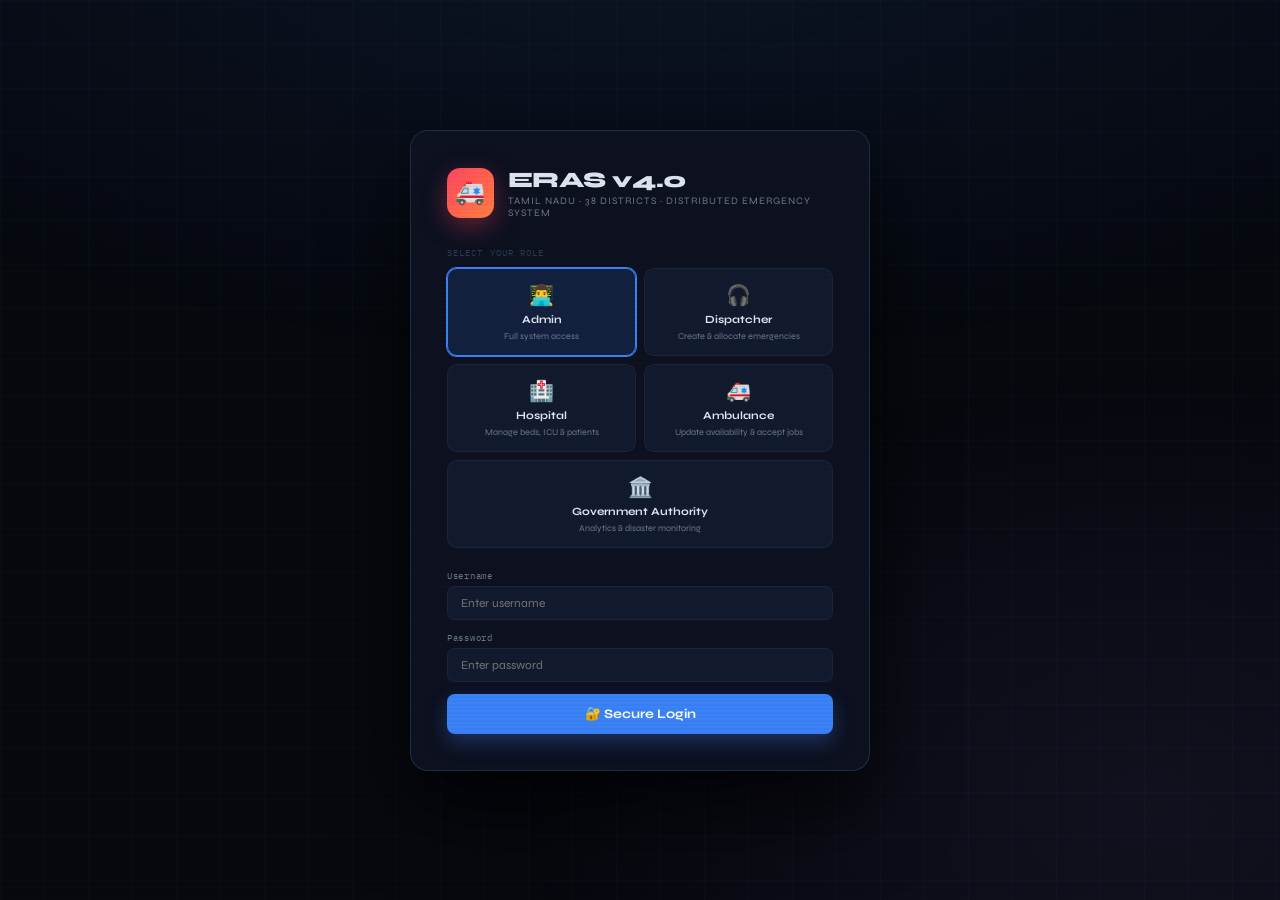
<file: pages/authority.html>
<!DOCTYPE html>
<html lang="en">
<head>
<meta charset="UTF-8"/><meta name="viewport" content="width=device-width,initial-scale=1.0"/>
<title>ERAS v4.0 — Government Authority</title>
<link rel="stylesheet" href="../css/style.css"/>
<script src="../js/data.js"></script>
<script src="../js/ui.js"></script>
<style>
.body-layout{grid-template-columns:200px 1fr 200px;}
.rc-status{font-family:monospace;font-size:8px;font-weight:700;padding:1px 6px;border-radius:20px;display:inline-block;}
canvas.chart{width:100%;height:130px;display:block;}
</style>
</head>
<body class="role-authority">
<div class="app">
  <div class="hdr">
    <div style="display:flex;align-items:center;gap:12px">
      <div class="h-ico">🏛️</div>
      <div><div class="h-title">ERAS v4.0 — Government Authority</div><div class="h-ver">ANALYTICS &amp; DISASTER MONITORING · TAMIL NADU · READ-ONLY</div></div>
    </div>
    <div class="htabs">
      <a class="htab on" data-view="overview"  onclick="showView('overview')">📊 Overview</a>
      <a class="htab"    data-view="districts" onclick="showView('districts')">🌍 Districts</a>
      <a class="htab"    data-view="analytics" onclick="showView('analytics')">📈 Analytics</a>
      <a class="htab"    data-view="disaster"  onclick="showView('disaster')">🚨 Disaster Map</a>
    </div>
    <div style="display:flex;align-items:center;gap:10px">
      <div class="sync-chip"><div class="sdot"></div><span id="sync-lbl">LIVE</span></div>
      <div class="uptime-chip">⏱ <span id="uptime">00:00:00</span></div>
      <div class="rbadge" id="rbadge"></div>
      <div class="uname" id="uname"></div>
      <button class="lo-btn" onclick="location.href='../index.html'">LOGOUT</button>
    </div>
  </div>

  <div class="body-layout">
    <!-- SIDEBAR -->
    <div class="sb">
      <div class="sbl">Navigation</div>
      <a class="sbi on" data-view="overview"  onclick="showView('overview')">📊 System Overview</a>
      <a class="sbi"    data-view="districts" onclick="showView('districts')">🌍 All Districts</a>
      <a class="sbi"    data-view="analytics" onclick="showView('analytics')">📈 Analytics</a>
      <a class="sbi"    data-view="disaster"  onclick="showView('disaster')">🚨 Disaster Monitor</a>
      <div class="sbl" style="margin-top:12px">🏛️ Authority Access</div>
      <div style="background:var(--purple2);border:1px solid rgba(167,139,250,0.2);border-radius:8px;padding:10px;font-size:10px;color:var(--text2);line-height:1.8">
        ✅ View all districts<br/>✅ Monitor system health<br/>✅ Analytics &amp; reports<br/>✅ Disaster dashboard<br/>❌ Create emergencies<br/>❌ Modify resources
      </div>
      <div class="sbl" style="margin-top:12px">📋 Quick Stats</div>
      <div style="font-size:10px;color:var(--text2);line-height:2.2;padding:0 4px">
        <div>🌍 Districts: <strong style="color:var(--text)">38</strong></div>
        <div>🚑 Ambulances: <strong style="color:var(--text)" id="sb-tambu">—</strong></div>
        <div>🏥 Hospitals: <strong style="color:var(--text)" id="sb-thousp">—</strong></div>
        <div>🟢 Online: <strong style="color:var(--green)" id="sb-online">—</strong></div>
        <div>🟡 Low res: <strong style="color:var(--amber)" id="sb-low">—</strong></div>
      </div>
    </div>

    <!-- MAIN VIEWS -->
    <div class="main">

      <!-- OVERVIEW -->
      <div class="view on" id="view-overview">
        <div class="stats-row">
          <div class="sc cb"><div class="sv">38</div><div class="sl">Districts</div><div class="ss">Tamil Nadu</div></div>
          <div class="sc cg"><div class="sv" id="ov-ambu">—</div><div class="sl">Ambulances</div><div class="ss" id="ov-ambu-free">—</div></div>
          <div class="sc cp"><div class="sv" id="ov-hosp">—</div><div class="sl">Hospitals</div><div class="ss" id="ov-beds">—</div></div>
          <div class="sc ca"><div class="sv" id="ov-online">—</div><div class="sl">Online nodes</div><div class="ss" id="ov-failed">—</div></div>
          <div class="sc cr"><div class="sv" id="ov-low">—</div><div class="sl">Low resource</div><div class="ss">districts</div></div>
        </div>
        <div class="two">
          <div class="card">
            <div class="ct">🌍 District Status</div>
            <div class="mbar"><div class="mbl">🟢 Online</div><div class="mbt"><div class="mbf" id="ov-bar-on" style="width:0%;background:var(--green)"></div></div><div class="mbv" id="ov-val-on">—</div></div>
            <div class="mbar"><div class="mbl">🟡 Low Res</div><div class="mbt"><div class="mbf" id="ov-bar-lo" style="width:0%;background:var(--amber)"></div></div><div class="mbv" id="ov-val-lo">—</div></div>
            <div class="mbar"><div class="mbl">🔴 Failed</div><div class="mbt"><div class="mbf" id="ov-bar-fa" style="width:0%;background:var(--red)"></div></div><div class="mbv" id="ov-val-fa">0</div></div>
          </div>
          <div class="card">
            <div class="ct">🚑 Ambulance Coverage</div>
            <div class="mbar"><div class="mbl">Available</div><div class="mbt"><div class="mbf" id="ambu-bar-free" style="width:100%;background:var(--green)"></div></div><div class="mbv" id="ambu-val-free">—</div></div>
            <div class="mbar"><div class="mbl">On duty</div><div class="mbt"><div class="mbf" id="ambu-bar-busy" style="width:0%;background:var(--red)"></div></div><div class="mbv" id="ambu-val-busy">—</div></div>
            <div style="height:1px;background:var(--border);margin:10px 0"></div>
            <div style="font-size:11px;color:var(--text2)">ICU utilisation: <strong id="icu-pct" style="color:var(--purple)">—</strong></div>
            <div style="font-size:11px;color:var(--text2);margin-top:4px">Bed utilisation: <strong id="bed-pct" style="color:var(--teal)">—</strong></div>
          </div>
        </div>
        <div class="card">
          <div class="ct">⚠️ Districts Needing Attention</div>
          <table><thead><tr><th>District</th><th>Status</th><th>Ambulances</th><th>Beds</th><th>ICU</th><th>Risk</th></tr></thead>
          <tbody id="crit-tb"></tbody></table>
        </div>
      </div>

      <!-- DISTRICTS -->
      <div class="view" id="view-districts">
        <div style="display:flex;gap:8px;margin-bottom:12px;flex-wrap:wrap">
          <input class="fi" style="max-width:220px;padding:6px 11px;font-size:11px" id="dist-search" placeholder="🔍 Search district…" oninput="renderDistrictTable(this.value)"/>
          <button class="btn bg2 btn-sm" onclick="renderDistrictTable('')">All</button>
          <button class="btn bs btn-sm" onclick="filterStatus('ONLINE')">🟢 Online</button>
          <button class="btn bw btn-sm" onclick="filterStatus('LOW RES')">🟡 Low Res</button>
          <button class="btn bd btn-sm" onclick="filterStatus('FAILED')">🔴 Failed</button>
        </div>
        <div class="card">
          <div class="ct">🌍 All 38 Tamil Nadu Districts</div>
          <table><thead><tr><th>#</th><th>District</th><th>Status</th><th>Ambulances</th><th>Beds</th><th>ICU</th><th>Hospitals</th><th>Risk</th></tr></thead>
          <tbody id="all-dist-tb"></tbody></table>
        </div>
      </div>

      <!-- ANALYTICS — pure canvas charts, no CDN -->
      <div class="view" id="view-analytics">
        <div class="three" style="margin-bottom:14px">
          <div class="sc cb"><div class="sv" id="an-ambu" style="color:var(--blue)">—</div><div class="sl">Total ambulances</div></div>
          <div class="sc cg"><div class="sv" id="an-beds" style="color:var(--green)">—</div><div class="sl">Beds available</div></div>
          <div class="sc cp"><div class="sv" id="an-icu"  style="color:var(--purple)">—</div><div class="sl">ICU slots</div></div>
        </div>
        <div class="two">
          <div class="card"><div class="ct">📊 Beds by District (Top 10)</div><canvas id="ch-beds" class="chart" height="130"></canvas></div>
          <div class="card"><div class="ct">🚑 Ambulances by District (Top 10)</div><canvas id="ch-ambu" class="chart" height="130"></canvas></div>
        </div>
        <div class="two">
          <div class="card"><div class="ct">🔴 District Status Breakdown</div><canvas id="ch-risk" class="chart" height="130"></canvas></div>
          <div class="card"><div class="ct">❤️ ICU Capacity (Top 10)</div><canvas id="ch-icu"  class="chart" height="130"></canvas></div>
        </div>
      </div>

      <!-- DISASTER -->
      <div class="view" id="view-disaster">
        <div class="card" style="background:var(--red2);border-color:rgba(255,69,96,0.25);margin-bottom:14px">
          <div class="ct" style="color:var(--red)">🚨 Disaster Monitoring — READ ONLY</div>
          <div style="font-size:11px;color:var(--text2)">Real-time district-level emergency pattern monitoring. Admin access required for alerts.</div>
        </div>
        <div class="two">
          <div class="card"><div class="ct">⚠️ High Risk Districts</div><div id="risk-list"></div></div>
          <div class="card"><div class="ct">📡 System Health</div><div id="health-list"></div></div>
        </div>
        <div class="card">
          <div class="ct">📋 District Readiness Report</div>
          <table><thead><tr><th>District</th><th>Readiness</th><th>Ambulances</th><th>Hospital Capacity</th><th>Last Sync</th></tr></thead>
          <tbody id="readiness-tb"></tbody></table>
        </div>
      </div>

    </div>

    <!-- RIGHT PANEL -->
    <div class="rp">
      <div class="rp-section"><div class="rpl">🔔 Alerts</div><div id="notif-list"></div></div>
      <div class="rp-section">
        <div class="rpl">🌍 Summary</div>
        <div id="rp-summary"></div>
      </div>
    </div>
  </div>
</div>
<div class="toast" id="toast"><div class="tt" id="tt"></div><div class="tm" id="tm"></div></div>

<script>
// ── AUTH ──────────────────────────────────────────────
const role = sessionStorage.getItem('eras_role') || 'authority';
const user = sessionStorage.getItem('eras_user') || 'govt';
if (!sessionStorage.getItem('eras_user')) { location.href = '../index.html'; }

applyHeaderBadge(role, user);
startUptime();

window.addEventListener('DOMContentLoaded', function() {

// ── BUILD REGIONS/HOSPITALS ───────────────────────────
const BIG = ['chennai','coimbatore','madurai','tiruchirappalli','salem','vellore','tirunelveli'];
const REGIONS = {};
DISTRICTS.forEach(d => {
  const lo = d.status === 'LOW RES';
  const base = BIG.includes(d.id) ? 5 : lo ? 1 : Math.floor(Math.random()*2)+2;
  REGIONS[d.id] = {...d, ambulances:base*2, maxAmbu:base*2, beds:base*12, maxBeds:base*12, icu:lo?0:base*2, maxIcu:lo?2:base*2};
});
const HOSPITALS = [];
DISTRICTS.forEach((d,i) => {
  const big = BIG.includes(d.id);
  const beds = big ? 80+~~(Math.random()*40) : 20+~~(Math.random()*20);
  const icu  = REGIONS[d.id].status==='LOW RES' ? 0 : ~~(beds/10);
  HOSPITALS.push({id:'H'+(HOSPITALS.length+1), region:d.id, beds, maxBeds:beds, icu, maxIcu:icu});
  if (big) {
    const b2 = 40+~~(Math.random()*20), i2 = ~~(b2/12);
    HOSPITALS.push({id:'H'+(HOSPITALS.length+1), region:d.id, beds:b2, maxBeds:b2, icu:i2, maxIcu:i2});
  }
});

// ── COMPUTED STATS ────────────────────────────────────
const totAmbu  = Object.values(REGIONS).reduce((s,r)=>s+r.ambulances,0);
const totBeds  = HOSPITALS.reduce((s,h)=>s+h.beds,0);
const totIcu   = HOSPITALS.reduce((s,h)=>s+h.icu,0);
const totMaxB  = HOSPITALS.reduce((s,h)=>s+h.maxBeds,0);
const totMaxI  = HOSPITALS.reduce((s,h)=>s+h.maxIcu,0);
const onlineD  = DISTRICTS.filter(d=>REGIONS[d.id].status==='ONLINE').length;
const lowD     = DISTRICTS.filter(d=>REGIONS[d.id].status==='LOW RES').length;
const freeAmbu = totAmbu; // all free at start

// ── POPULATE DOM ──────────────────────────────────────
const g = id => document.getElementById(id);

// Overview stats
g('ov-ambu').textContent    = totAmbu;
g('ov-ambu-free').textContent = freeAmbu+' free';
g('ov-hosp').textContent    = HOSPITALS.length;
g('ov-beds').textContent    = totBeds+' beds';
g('ov-online').textContent  = onlineD;
g('ov-failed').textContent  = '0 failed';
g('ov-low').textContent     = lowD;
g('ov-bar-on').style.width  = (onlineD/38*100)+'%'; g('ov-val-on').textContent = onlineD;
g('ov-bar-lo').style.width  = (lowD/38*100)+'%';    g('ov-val-lo').textContent = lowD;
g('ov-val-fa').textContent  = '0';
g('ambu-bar-free').style.width = '100%'; g('ambu-val-free').textContent = freeAmbu;
g('ambu-bar-busy').style.width = '0%';  g('ambu-val-busy').textContent = 0;
g('icu-pct').textContent = totMaxI ? Math.round((totMaxI-totIcu)/totMaxI*100)+'%' : '—';
g('bed-pct').textContent = totMaxB ? Math.round((totMaxB-totBeds)/totMaxB*100)+'%' : '—';
g('sb-tambu').textContent  = totAmbu;
g('sb-thousp').textContent = HOSPITALS.length;
g('sb-online').textContent = onlineD+'/38';
g('sb-low').textContent    = lowD;
g('an-ambu').textContent   = totAmbu;
g('an-beds').textContent   = totBeds;
g('an-icu').textContent    = totIcu;

// Right panel
g('rp-summary').innerHTML = `
  <div style="font-size:10px;color:var(--text2);line-height:2.2">
    <div>Total ambulances: <strong style="color:var(--text)">${totAmbu}</strong></div>
    <div>Free: <strong style="color:var(--green)">${freeAmbu}</strong></div>
    <div>Total beds: <strong style="color:var(--text)">${totBeds}</strong></div>
    <div>ICU slots: <strong style="color:var(--purple)">${totIcu}</strong></div>
    <div>Hospitals: <strong style="color:var(--text)">${HOSPITALS.length}</strong></div>
    <div>Online nodes: <strong style="color:var(--green)">${onlineD}/38</strong></div>
  </div>`;

// Critical districts table
g('crit-tb').innerHTML = DISTRICTS.filter(d=>REGIONS[d.id].status!=='ONLINE').map(d=>{
  const r=REGIONS[d.id];
  const risk=r.ambulances===0&&r.icu===0?'CRITICAL':r.ambulances<2?'HIGH':'MEDIUM';
  return `<tr>
    <td style="font-weight:700;font-size:10px">${d.name}</td>
    <td><span class="rc-status s-lo" style="background:var(--amber2);color:var(--amber)">${r.status}</span></td>
    <td style="font-family:var(--mono);font-size:9px;color:var(--red)">${r.ambulances}</td>
    <td style="font-family:var(--mono);font-size:9px;color:var(--amber)">${r.beds}</td>
    <td style="font-family:var(--mono);font-size:9px;color:var(--red)">${r.icu}</td>
    <td><span class="badge b${risk==='CRITICAL'?'c':risk==='HIGH'?'h':'n'}">${risk}</span></td>
  </tr>`;
}).join('') || '<tr><td colspan="6" style="color:var(--green);text-align:center;padding:12px;font-size:10px">✅ All districts at adequate resource levels</td></tr>';

// District table
function renderDistrictTable(q) {
  const filtered = DISTRICTS.filter(d=>!q||d.name.toLowerCase().includes(q.toLowerCase()));
  g('all-dist-tb').innerHTML = filtered.map((d,i) => {
    const r=REGIONS[d.id];
    const hc=HOSPITALS.filter(h=>h.region===d.id).length;
    const risk=r.ambulances===0?'HIGH':r.ambulances<2?'MEDIUM':'LOW';
    const sc={ONLINE:'background:var(--green2);color:var(--green)','LOW RES':'background:var(--amber2);color:var(--amber)',FAILED:'background:var(--red2);color:var(--red)'}[r.status]||'';
    return `<tr>
      <td style="font-family:var(--mono);font-size:9px;color:var(--text3)">${DISTRICTS.indexOf(d)+1}</td>
      <td style="font-weight:700;font-size:10px">${d.name}</td>
      <td><span style="font-family:monospace;font-size:8px;font-weight:700;padding:2px 6px;border-radius:20px;${sc}">${r.status}</span></td>
      <td style="font-family:var(--mono);font-size:9px;color:${r.ambulances<2?'var(--red)':'var(--green)'}">${r.ambulances}/${r.maxAmbu}</td>
      <td style="font-family:var(--mono);font-size:9px;color:${r.beds<10?'var(--amber)':'var(--text)'}">${r.beds}/${r.maxBeds}</td>
      <td style="font-family:var(--mono);font-size:9px;color:${r.icu===0?'var(--red)':'var(--text)'}">${r.icu}/${r.maxIcu}</td>
      <td style="font-family:var(--mono);font-size:9px">${hc}</td>
      <td><span class="badge b${risk==='HIGH'?'c':risk==='MEDIUM'?'h':'n'}">${risk}</span></td>
    </tr>`;
  }).join('');
}
function filterStatus(status){
  renderDistrictTable('');
  document.querySelectorAll('#all-dist-tb tr').forEach(r=>{
    if(!r.textContent.includes(status)) r.style.display='none';
  });
}
// Don't call at page load (table is hidden). Called when Districts tab is clicked.

// Disaster section
g('risk-list').innerHTML = DISTRICTS.filter(d=>REGIONS[d.id].status!=='ONLINE').map(d=>{
  const r=REGIONS[d.id];
  return `<div style="background:var(--red2);border:1px solid rgba(255,69,96,0.2);border-radius:7px;padding:8px 10px;margin-bottom:6px;font-size:10px">
    <div style="font-weight:700;color:var(--red);margin-bottom:2px">⚠️ ${d.name}</div>
    <div style="color:var(--text2)">Status: ${r.status} | 🚑 ${r.ambulances} | ❤️ ${r.icu} ICU</div>
  </div>`;
}).join('') || '<div style="color:var(--green);font-size:10px;padding:8px">✅ No high-risk districts</div>';

g('health-list').innerHTML = `
  <div style="font-size:10px;color:var(--text2);line-height:2.4">
    <div>🟢 Online: <strong style="color:var(--text)">${onlineD}/38</strong></div>
    <div>🟡 Low resource: <strong style="color:var(--amber)">${lowD}/38</strong></div>
    <div>🔴 Failed: <strong style="color:var(--green)">0/38</strong></div>
    <div>🔄 Replication: <strong style="color:var(--teal)">Active</strong></div>
    <div>⚡ Failover: <strong style="color:var(--teal)">Ready</strong></div>
    <div>📡 Nodes synced: <strong style="color:var(--text)">38/38</strong></div>
  </div>`;

g('readiness-tb').innerHTML = DISTRICTS.slice(0,15).map(d=>{
  const r=REGIONS[d.id];
  const score=Math.round((r.ambulances/r.maxAmbu*50)+(r.icu/Math.max(r.maxIcu,1)*50));
  return `<tr>
    <td style="font-weight:700;font-size:10px">${d.name}</td>
    <td><span class="badge b${score>70?'n':score>40?'h':'c'}">${score>70?'HIGH':'MEDIUM'}</span></td>
    <td style="font-family:var(--mono);font-size:9px">${r.ambulances}</td>
    <td style="font-family:var(--mono);font-size:9px">${r.beds} beds / ${r.icu} ICU</td>
    <td style="font-family:var(--mono);font-size:9px;color:var(--text3)">${nowT()}</td>
  </tr>`;
}).join('');

addNotif('ngreen','🏛️','Authority access granted','Read-only monitoring active');

// Override showView to populate tables when tabs become visible
const _sv = showView;
showView = function(name) {
  _sv(name);
  if (name === 'districts') {
    document.getElementById('dist-search').value = '';
    renderDistrictTable('');
  }
  if (name === 'analytics') setTimeout(drawAllCharts, 50);
};

// ── PURE CANVAS CHARTS (zero CDN) ────────────────────
function drawBar(canvasId, labels, values, color) {
  const cv = document.getElementById(canvasId);
  if (!cv) return;
  const w = cv.parentElement?.parentElement?.clientWidth || cv.parentElement?.clientWidth || 500;
  cv.width  = Math.max(w - 32, 200);
  cv.height = 130;
  const cx = cv.getContext('2d');
  const W = cv.width, H = cv.height;
  const pad = {t:10, b:28, l:8, r:8};
  const cw = W - pad.l - pad.r;
  const ch = H - pad.t - pad.b;
  const max = Math.max(...values, 1);
  const bw = Math.floor(cw / labels.length) - 4;

  cx.clearRect(0,0,W,H);

  // Grid lines
  cx.strokeStyle = 'rgba(99,179,237,0.06)'; cx.lineWidth = 1;
  [0.25,0.5,0.75,1].forEach(f=>{
    const y = pad.t + ch*(1-f);
    cx.beginPath(); cx.moveTo(pad.l, y); cx.lineTo(W-pad.r, y); cx.stroke();
  });

  // Bars
  labels.forEach((lbl, i) => {
    const bh  = (values[i] / max) * ch;
    const bx  = pad.l + i*(cw/labels.length) + 2;
    const by  = pad.t + ch - bh;

    // Bar fill
    cx.fillStyle = color + 'aa';
    cx.beginPath();
    cx.roundRect ? cx.roundRect(bx, by, bw, bh, [3,3,0,0]) : cx.rect(bx, by, bw, bh);
    cx.fill();

    // Bar border top
    cx.strokeStyle = color;
    cx.lineWidth = 1.5;
    cx.beginPath(); cx.moveTo(bx, by); cx.lineTo(bx+bw, by); cx.stroke();

    // Label
    cx.fillStyle = '#4a5568';
    cx.font = '8px Segoe UI, sans-serif';
    cx.textAlign = 'center';
    cx.fillText(lbl.slice(0,5), bx + bw/2, H - 6);

    // Value on top of bar
    if (bh > 16) {
      cx.fillStyle = '#94a3b8';
      cx.font = '8px monospace';
      cx.fillText(values[i], bx + bw/2, by + 10);
    }
  });
}

function drawDonut(canvasId, labels, values, colors) {
  const cv = document.getElementById(canvasId);
  if (!cv) return;
  const w = cv.parentElement?.parentElement?.clientWidth || cv.parentElement?.clientWidth || 500;
  cv.width  = Math.max(w - 32, 200);
  cv.height = 130;
  const cx  = cv.getContext('2d');
  const W = cv.width, H = cv.height;
  cx.clearRect(0,0,W,H);
  const total = values.reduce((s,v)=>s+v, 0) || 1;
  const cx2 = W/2 - 60, cy2 = H/2, r = Math.min(H/2-10, 55), ri = r*0.55;
  let angle = -Math.PI/2;

  values.forEach((v, i) => {
    const slice = (v/total) * Math.PI * 2;
    cx.beginPath();
    cx.moveTo(cx2, cy2);
    cx.arc(cx2, cy2, r, angle, angle+slice);
    cx.closePath();
    cx.fillStyle   = colors[i]+'cc';
    cx.fill();
    cx.strokeStyle = colors[i];
    cx.lineWidth   = 1.5;
    cx.stroke();
    angle += slice;
  });

  // Donut hole
  cx.beginPath(); cx.arc(cx2, cy2, ri, 0, Math.PI*2);
  cx.fillStyle = '#07090f'; cx.fill();

  // Center text
  cx.fillStyle = '#dde6f0';
  cx.font = 'bold 14px monospace';
  cx.textAlign = 'center'; cx.textBaseline = 'middle';
  cx.fillText('38', cx2, cy2-6);
  cx.font = '9px Segoe UI'; cx.fillStyle = '#6b7a90';
  cx.fillText('districts', cx2, cy2+8);

  // Legend (right side)
  const lx = cx2 + r + 20, ly0 = H/2 - labels.length*12;
  labels.forEach((lbl, i) => {
    const ly = ly0 + i*24;
    cx.fillStyle = colors[i];
    cx.beginPath(); cx.arc(lx+5, ly+5, 5, 0, Math.PI*2); cx.fill();
    cx.fillStyle = '#6b7a90'; cx.font = '10px Segoe UI';
    cx.textAlign = 'left'; cx.textBaseline = 'top';
    cx.fillText(`${lbl}: ${values[i]}`, lx+14, ly-1);
  });
}

// Draw all charts after layout is complete
function drawAllCharts() {
  const top10 = DISTRICTS.slice(0,10);
  drawBar('ch-beds', top10.map(d=>d.name), top10.map(d=>REGIONS[d.id].beds), '#22d3ee');
  drawBar('ch-ambu', top10.map(d=>d.name), top10.map(d=>REGIONS[d.id].ambulances), '#3b82f6');
  drawDonut('ch-risk', ['Online','Low Res','Failed'], [onlineD, lowD, 0], ['#10d9a0','#fbbf24','#ff4560']);
  drawBar('ch-icu', top10.map(d=>d.name), top10.map(d=>REGIONS[d.id].icu), '#a78bfa');
}

// Wait for layout, then draw
setTimeout(drawAllCharts, 100);
window.addEventListener('resize', drawAllCharts);

// Redraw when analytics tab is clicked (canvas sizes may change)
document.querySelectorAll('[data-view="analytics"]').forEach(el => {
  el.addEventListener('click', () => setTimeout(drawAllCharts, 50));
});

}); // end DOMContentLoaded
</script>
</body>
</html>
</file>
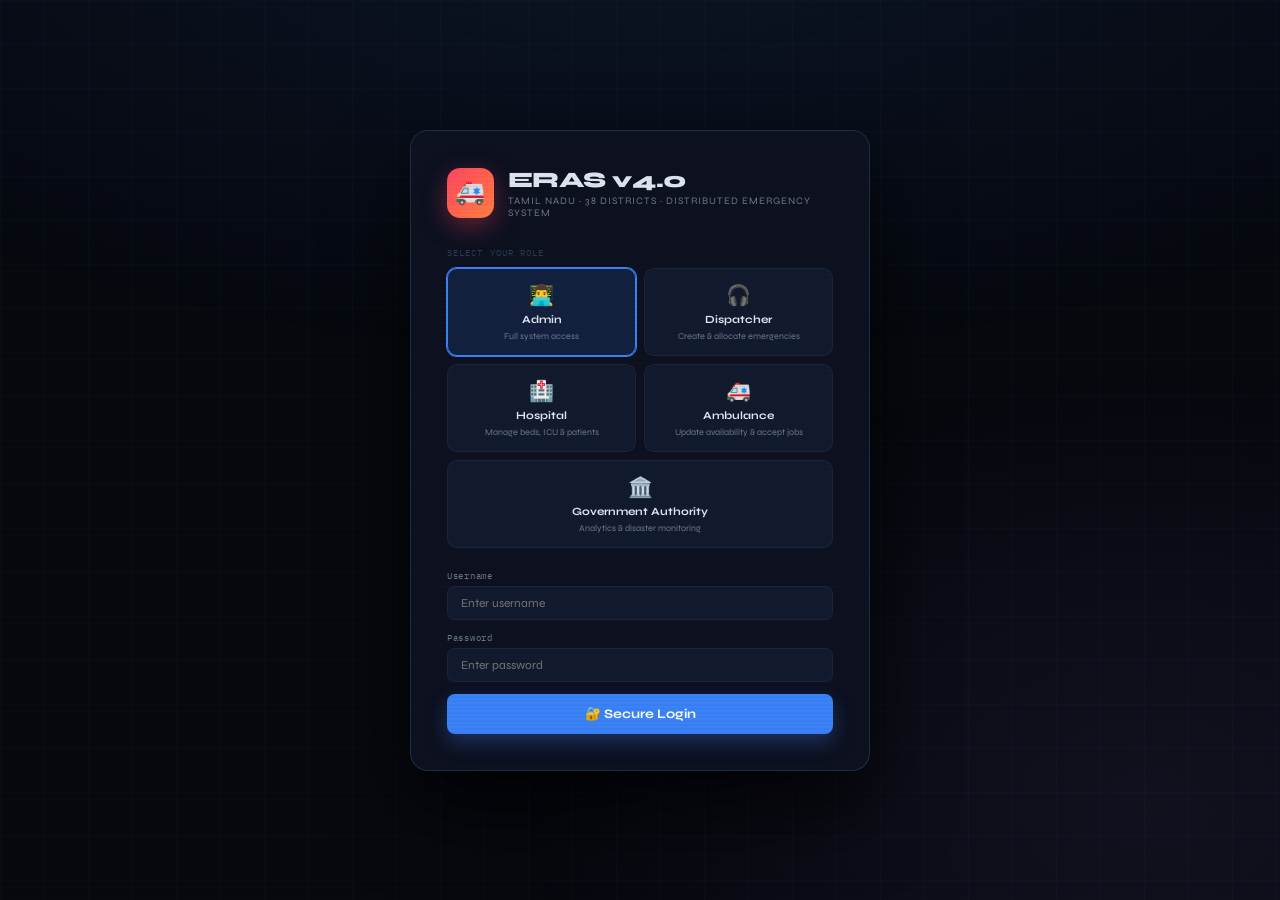
<file: pages/dispatcher.html>
<!DOCTYPE html>
<html lang="en">
<head>
<meta charset="UTF-8"/><meta name="viewport" content="width=device-width,initial-scale=1.0"/>
<title>ERAS v4.0 — Dispatcher</title>
<link rel="stylesheet" href="../css/style.css"/>
<script src="../js/data.js"></script>
<script src="../js/ui.js"></script>
</head>
<body class="role-dispatcher">
<div class="app">
  <div class="hdr">
    <div style="display:flex;align-items:center;gap:14px">
      <div class="h-ico">🎧</div>
      <div><div class="h-title">ERAS v4.0 — Dispatcher</div><div class="h-ver">EMERGENCY CREATION &amp; ALLOCATION · TAMIL NADU</div></div>
    </div>
    <div class="htabs">
      <a class="htab on" data-view="emrg" onclick="showView('emrg')">🚨 New Emergency</a>
      <a class="htab" data-view="queue" onclick="showView('queue')">📋 Queue</a>
      <a class="htab" data-view="aud"  onclick="showView('aud')">🧾 Audit</a>
    </div>
    <div style="display:flex;align-items:center;gap:10px">
      <div class="sync-chip"><div class="sdot"></div><span id="sync-lbl">SYNCED</span></div>
      <div class="uptime-chip">⏱ <span id="uptime">00:00:00</span></div>
      <div class="rbadge" id="rbadge"></div>
      <div class="uname" id="uname"></div>
      <button class="lo-btn" onclick="location.href='../index.html'">LOGOUT</button>
    </div>
  </div>

  <div class="body-layout" style="grid-template-columns:230px 1fr 260px">
    <div class="sb">
      <div class="sbl">Navigation</div>
      <a class="sbi on" data-view="emrg" onclick="showView('emrg')">🚨 New Emergency</a>
      <a class="sbi" data-view="queue" onclick="showView('queue')">📋 Allocation Queue</a>
      <a class="sbi" data-view="aud" onclick="showView('aud')">🧾 Audit Trail</a>
      <div class="sbl" style="margin-top:16px">⚠️ Restricted Access</div>
      <div style="background:var(--red2);border:1px solid rgba(255,69,96,0.2);border-radius:8px;padding:10px;font-size:10px;color:var(--text2);line-height:1.6">
        As <strong style="color:var(--teal)">Dispatcher</strong>, you can:<br/>
        ✅ Create emergencies<br/>✅ Allocate resources<br/>✅ View audit trail<br/>
        ❌ Fail/recover nodes<br/>❌ Run simulations<br/>❌ Edit resources
      </div>
      <div class="sbl" style="margin-top:12px">🌍 District Search</div>
      <div class="reg-search"><input placeholder="Search district…" oninput="buildRegList(this.value)"/></div>
      <div class="reg-list" id="reg-list"></div>
    </div>

    <div class="main">
      <!-- EMERGENCY -->
      <div class="view on" id="view-emrg">
        <div class="two">
          <div>
            <div class="card">
              <div class="ct">🚨 Create Emergency Request</div>
              <div id="loc-bar" class="loc-bar" style="display:none">
                <span style="font-size:16px">📍</span>
                <span style="flex:1;color:var(--text2)">Live GPS location</span>
                <span id="loc-val" style="font-family:var(--mono);font-size:10px;color:var(--green)"></span>
              </div>
              <button class="btn bp" style="width:100%;margin-bottom:12px" onclick="captureGPS()">📍 Capture GPS Location</button>
              <div class="fgrid">
                <div class="fg"><div class="fl">Emergency ID</div><input class="fi" id="eid" value="E-001"/></div>
                <div class="fg"><div class="fl">Priority</div>
                  <select class="fs" id="epri">
                    <option value="CRITICAL">🔴 CRITICAL</option>
                    <option value="HIGH">🟠 HIGH</option>
                    <option value="NORMAL" selected>🟢 NORMAL</option>
                  </select></div>
                <div class="fg"><div class="fl">Emergency Type</div>
                  <select class="fs" id="etype">
                    <option value="accident">Road Accident</option>
                    <option value="cardiac">Cardiac Arrest</option>
                    <option value="fire">Fire Injury</option>
                    <option value="trauma">Trauma</option>
                    <option value="flood">Flood Emergency</option>
                    <option value="other">Other</option>
                  </select></div>
                <div class="fg"><div class="fl">District</div><select class="fs" id="eregion"></select></div>
              </div>
              <div class="fgrid">
                <div class="fg"><div class="fl">Caller name</div><input class="fi" id="caller" placeholder="Caller name"/></div>
                <div class="fg"><div class="fl">Phone</div><input class="fi" id="phone" placeholder="+91 XXXXX XXXXX"/></div>
              </div>
              <button class="btn bp" style="width:100%" onclick="createEmergency()">🤖 Smart Allocate Resources</button>
            </div>
            <div id="em-result" style="display:none"></div>
          </div>
          <div>
            <div class="card"><div class="ct">🤖 AI Hospital Suggestions</div><div id="ai-box"><div style="color:var(--text3);font-size:10px">Submit an emergency to see AI-ranked hospitals with ETAs.</div></div></div>
            <div class="card">
              <div class="ct">📊 Today's Stats</div>
              <div class="mbar"><div class="mbl">🔴 Critical</div><div class="mbt"><div class="mbf" id="pb-c" style="width:0%;background:var(--red)"></div></div><div class="mbv" id="pv-c">0</div></div>
              <div class="mbar"><div class="mbl">🟠 High</div><div class="mbt"><div class="mbf" id="pb-h" style="width:0%;background:var(--amber)"></div></div><div class="mbv" id="pv-h">0</div></div>
              <div class="mbar"><div class="mbl">🟢 Normal</div><div class="mbt"><div class="mbf" id="pb-n" style="width:0%;background:var(--green)"></div></div><div class="mbv" id="pv-n">0</div></div>
              <div style="height:1px;background:var(--border);margin:10px 0"></div>
              <div style="display:flex;justify-content:space-between;font-size:11px;padding:4px 0"><span style="color:var(--text2)">Total dispatched</span><span id="tot-d" style="font-family:var(--mono);font-weight:600">0</span></div>
              <div style="display:flex;justify-content:space-between;font-size:11px;padding:4px 0"><span style="color:var(--text2)">Success rate</span><span id="rate-d" style="font-family:var(--mono);font-weight:600;color:var(--green)">100%</span></div>
              <div style="display:flex;justify-content:space-between;font-size:11px;padding:4px 0"><span style="color:var(--text2)">Avg response</span><span id="rt-d" style="font-family:var(--mono);font-weight:600">—ms</span></div>
            </div>
          </div>
        </div>
      </div>

      <!-- QUEUE -->
      <div class="view" id="view-queue">
        <div class="card">
          <div class="ct">📋 Allocation History</div>
          <table>
            <thead><tr><th>ID</th><th>Priority</th><th>Type</th><th>Ambulance</th><th>Hospital</th><th>District</th><th>ETA</th><th>ms</th></tr></thead>
            <tbody id="queue-tb"><tr><td colspan="8" style="color:var(--text3);text-align:center;padding:16px">No allocations yet</td></tr></tbody>
          </table>
        </div>
      </div>

      <!-- AUDIT -->
      <div class="view" id="view-aud">
        <div class="card">
          <div class="ct">🧾 Dispatch Audit Trail</div>
          <div id="aud-list"><div style="color:var(--text3);text-align:center;padding:22px;font-size:10px">No entries yet.</div></div>
        </div>
      </div>
    </div>

    <div class="rp">
      <div class="rp-section"><div class="rpl">🔔 Live Notifications</div><div id="notif-list"></div></div>
      <div class="rp-section">
        <div class="rpl">⚡ Last Response</div>
        <div style="font-family:var(--mono);font-size:28px;font-weight:600;color:var(--green);text-align:center;margin:4px 0 2px" id="rp-rt">—ms</div>
        <div style="font-size:9px;color:var(--text2);text-align:center">Last allocation</div>
      </div>
      <div class="rp-section"><div class="rpl">📍 GPS Location</div><div id="rp-loc" style="font-family:var(--mono);font-size:10px;color:var(--teal)">Not captured</div></div>
      <div class="rp-section"><div class="rpl">🤖 AI Top Pick</div><div id="rp-ai"><div style="font-size:10px;color:var(--text3)">Awaiting emergency…</div></div></div>
    </div>
  </div>
</div>
<div class="toast" id="toast"><div class="tt" id="tt"></div><div class="tm" id="tm"></div></div>

<script>
const role = sessionStorage.getItem('eras_role') || 'dispatcher';
const user = sessionStorage.getItem('eras_user') || 'dispatcher';
if (!sessionStorage.getItem('eras_user')) location.href = '../index.html';

applyHeaderBadge(role, user);
buildRegList('');
startUptime();
populateDistrictSelect('eregion');
addNotif('ngreen','✅','Dispatcher online','Ready to receive emergencies');
addLog('LOGIN',`Dispatcher <strong>${user}</strong> logged in<div class="anode">Role: Dispatcher | Restricted access</div>`);

let emCount=1, allocations=[], totalE=0, totalAlloc=0, totalMs=0;

function captureGPS(){
  getLocation(txt=>{
    document.getElementById('loc-bar').style.display='flex';
    document.getElementById('loc-val').textContent=txt;
    document.getElementById('rp-loc').textContent=txt;
    addNotif('nblue','📍','GPS captured',txt);
  });
}

function createEmergency(){
  const id=document.getElementById('eid').value||'E-001';
  const pri=document.getElementById('epri').value;
  const typ=document.getElementById('etype').value;
  const reg=document.getElementById('eregion').value;
  totalE++; emCount++; STATE.priCounts[pri]++;
  const res=smartAllocate(id,pri,typ,reg);
  totalMs+=res.ms;

  if(res.ok){
    totalAlloc++;
    allocations.unshift({id,pri,typ,amb:res.ambulance.id,hosp:res.hospital.name,reg,eta:res.etaMin,ms:res.ms});
    document.getElementById('em-result').style.display='';
    document.getElementById('em-result').innerHTML=`<div class="ar-ok">
      <div style="font-size:11px;font-weight:700;color:var(--green);margin-bottom:10px">✅ Dispatched Successfully</div>
      <div class="arow"><span class="ak">Emergency ID</span><span class="av">${id}</span></div>
      <div class="arow"><span class="ak">Priority</span><span class="av"><span class="badge b${pri[0].toLowerCase()}">${pri}</span></span></div>
      <div class="arow"><span class="ak">Ambulance dispatched</span><span class="av">${res.ambulance.id} (${res.dkm}km away)</span></div>
      <div class="arow"><span class="ak">ETA to scene</span><span class="av" style="color:var(--teal)">~${res.etaMin} minutes</span></div>
      <div class="arow"><span class="ak">Hospital assigned</span><span class="av">${res.hospital.name}</span></div>
      <div class="arow"><span class="ak">District</span><span class="av">${REGIONS[res.hospital.region]?.name}${res.xRegion?' ✦ Cross-district':''}</span></div>
      <div class="arow"><span class="ak">Node handled</span><span class="av">${res.node}</span></div>
      <div class="arow"><span class="ak">Response time</span><span class="av" style="color:var(--green)">${res.ms}ms</span></div>
    </div>`;
    addLog('ALLOCATION',`<strong>${id}</strong> [${pri}] dispatched → ${res.ambulance.id} + ${res.hospital.name}<div class="anode">Dispatcher: ${user} | ${res.node}</div>`);
    addNotif('ngreen','🚑',`${id} dispatched`,`→ ${res.hospital.name} | ETA ${res.etaMin}min`);
    toast('ts',`${id} dispatched`,`ETA ${res.etaMin}min`);
    document.getElementById('rp-rt').textContent=res.ms+'ms';
    document.getElementById('rp-ai').innerHTML=`<div style="font-size:10px;font-weight:700">${res.hospital.name}</div><div style="font-size:9px;color:var(--teal)">ETA ~${res.etaMin}min</div>`;
    if(res.ai&&res.ai.length){
      document.getElementById('ai-box').innerHTML=`<div style="font-size:8px;color:var(--text3);font-family:var(--mono);margin-bottom:8px">AI RANKING</div>`+res.ai.map((h,i)=>`<div style="display:flex;justify-content:space-between;padding:6px 0;border-bottom:1px solid var(--border);font-size:10px"><div><div style="font-weight:700">${i===0?'⭐ ':''}${h.name}</div><div style="font-size:9px;color:var(--teal)">ETA ~${res.etaMin+(i*3)}min</div></div><div style="font-family:var(--mono);font-size:10px;color:${i===0?'var(--green)':'var(--text2)'}">${Math.round(Math.max(0,h.score))}</div></div>`).join('');
    }
    triggerSync(reg); updateRegCard(reg);
    document.getElementById('eid').value='E-'+String(emCount).padStart(3,'0');
  } else {
    document.getElementById('em-result').style.display='';
    document.getElementById('em-result').innerHTML=`<div class="ar-er"><div style="color:var(--red);font-weight:700;margin-bottom:5px">❌ Dispatch Failed</div><div style="font-size:10px;color:var(--text2)">${res.reason}</div></div>`;
    toast('te','Dispatch failed',res.reason);
    addNotif('nred','⚠️','Dispatch failed',res.reason.slice(0,50));
  }

  updateStats();
  const tb=document.getElementById('queue-tb');
  tb.innerHTML=allocations.slice(0,10).map(a=>`<tr><td style="font-family:var(--mono);font-size:9px">${a.id}</td><td><span class="badge b${a.pri[0].toLowerCase()}">${a.pri}</span></td><td style="font-size:9px">${a.typ}</td><td style="font-size:9px">${a.amb}</td><td style="font-size:9px;color:var(--text2)">${a.hosp.slice(0,18)}</td><td style="font-size:9px;color:var(--text2)">${REGIONS[a.reg]?.name||a.reg}</td><td style="font-family:var(--mono);font-size:9px;color:var(--teal)">${a.eta}min</td><td style="font-family:var(--mono);font-size:9px;color:var(--green)">${a.ms}ms</td></tr>`).join('');
}

function updateStats(){
  const maxP=Math.max(1,...Object.values(STATE.priCounts));
  [['c','CRITICAL'],['h','HIGH'],['n','NORMAL']].forEach(([x,p])=>{const v=STATE.priCounts[p];document.getElementById('pb-'+x).style.width=(v/maxP*100)+'%';document.getElementById('pv-'+x).textContent=v;});
  document.getElementById('tot-d').textContent=totalE;
  document.getElementById('rate-d').textContent=(totalE>0?Math.round(totalAlloc/totalE*100):100)+'%';
  document.getElementById('rt-d').textContent=(totalAlloc>0?Math.round(totalMs/totalAlloc):'—')+'ms';
}
</script>
</body>
</html>
</file>
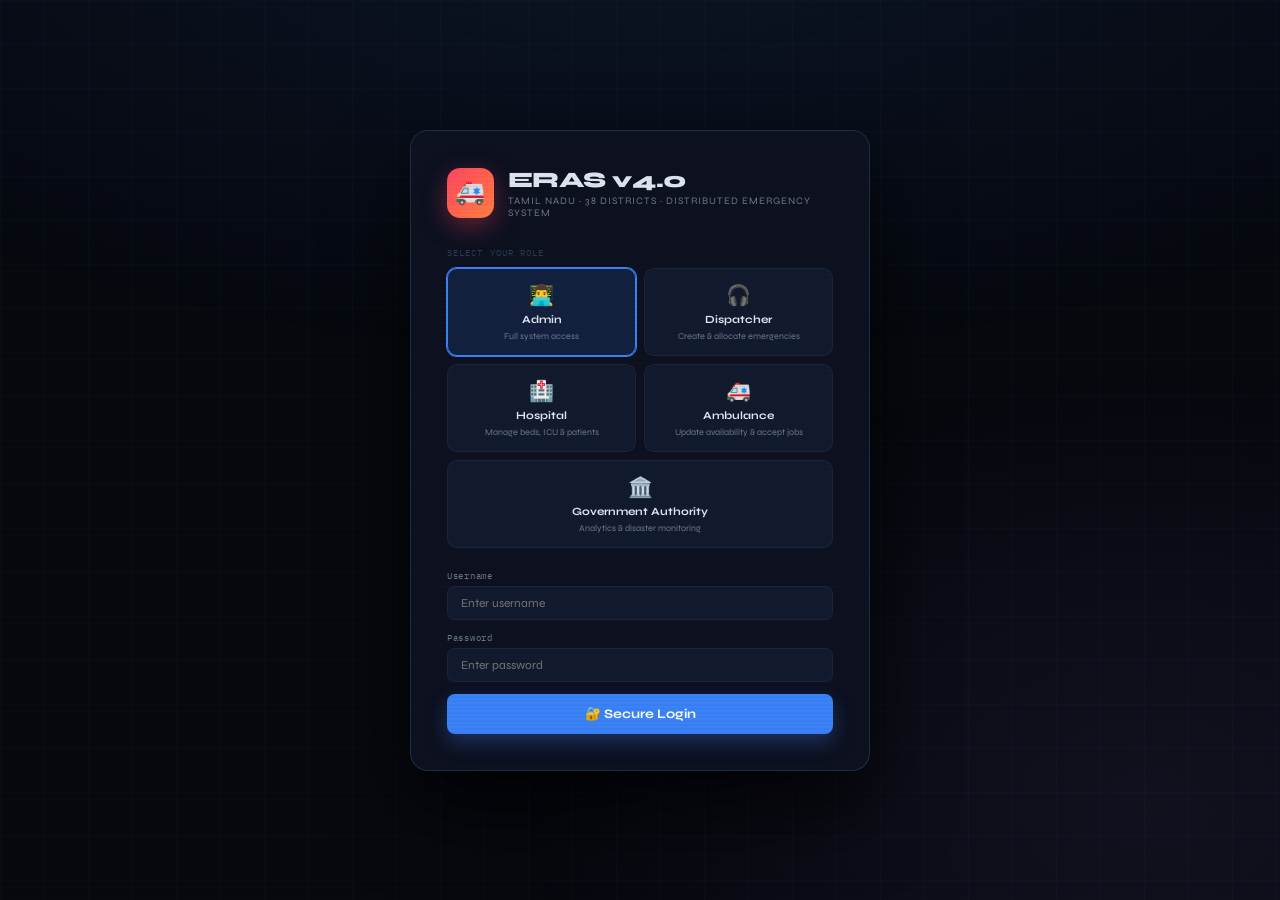
<file: pages/hospital.html>
<!DOCTYPE html>
<html lang="en">
<head>
<meta charset="UTF-8"/><meta name="viewport" content="width=device-width,initial-scale=1.0"/>
<title>ERAS v4.0 — Hospital Staff</title>
<link rel="stylesheet" href="../css/style.css"/>
<script src="../js/data.js"></script>
<script src="../js/ui.js"></script>
</head>
<body class="role-hospital">
<div class="app">
  <div class="hdr">
    <div style="display:flex;align-items:center;gap:14px">
      <div class="h-ico">🏥</div>
      <div><div class="h-title">ERAS v4.0 — Hospital Staff</div><div class="h-ver">BED &amp; ICU MANAGEMENT · ACCEPT PATIENTS · TAMIL NADU</div></div>
    </div>
    <div class="htabs">
      <a class="htab on" data-view="capacity" onclick="showView('capacity')">🏥 Capacity</a>
      <a class="htab" data-view="patients"   onclick="showView('patients')">🩺 Patients</a>
      <a class="htab" data-view="incoming"   onclick="showView('incoming')">📥 Incoming</a>
      <a class="htab" data-view="aud"        onclick="showView('aud')">🧾 Audit</a>
    </div>
    <div style="display:flex;align-items:center;gap:10px">
      <div class="sync-chip"><div class="sdot"></div><span id="sync-lbl">SYNCED</span></div>
      <div class="uptime-chip">⏱ <span id="uptime">00:00:00</span></div>
      <div class="rbadge" id="rbadge"></div>
      <div class="uname" id="uname"></div>
      <button class="lo-btn" onclick="location.href='../index.html'">LOGOUT</button>
    </div>
  </div>

  <div class="body-layout" style="grid-template-columns:220px 1fr 250px">
    <div class="sb">
      <div class="sbl">Navigation</div>
      <a class="sbi on" data-view="capacity" onclick="showView('capacity')">🏥 My Capacity</a>
      <a class="sbi" data-view="patients" onclick="showView('patients')">🩺 Patient Records</a>
      <a class="sbi" data-view="incoming" onclick="showView('incoming')">📥 Incoming</a>
      <a class="sbi" data-view="aud" onclick="showView('aud')">🧾 Audit Trail</a>
      <div class="sbl" style="margin-top:12px">⚠️ Your Access</div>
      <div style="background:var(--green2);border:1px solid rgba(16,217,160,0.2);border-radius:8px;padding:10px;font-size:10px;color:var(--text2);line-height:1.7">
        ✅ Update bed count<br/>✅ Update ICU count<br/>✅ Accept/reject patients<br/>✅ View incoming alerts<br/>❌ Create emergencies<br/>❌ Control nodes
      </div>
      <div class="sbl" style="margin-top:12px">Select Hospital</div>
      <select class="fs" id="my-hospital" onchange="loadMyHospital()" style="width:100%;font-size:10px"></select>
    </div>

    <div class="main">

      <!-- CAPACITY -->
      <div class="view on" id="view-capacity">
        <div class="card" id="hosp-banner" style="background:var(--bg3);border-color:var(--border2)">
          <div style="display:flex;justify-content:space-between;align-items:flex-start;flex-wrap:wrap;gap:10px">
            <div>
              <div style="font-size:16px;font-weight:700;margin-bottom:4px" id="my-hosp-name">Select a hospital</div>
              <div style="font-size:10px;color:var(--text2)" id="my-hosp-dist">—</div>
            </div>
            <div style="display:flex;gap:16px">
              <div style="text-align:center"><div style="font-family:var(--mono);font-size:22px;font-weight:600;color:var(--blue)" id="h-beds">—</div><div style="font-size:9px;color:var(--text2)">Beds Available</div></div>
              <div style="text-align:center"><div style="font-family:var(--mono);font-size:22px;font-weight:600;color:var(--purple)" id="h-icu">—</div><div style="font-size:9px;color:var(--text2)">ICU Available</div></div>
              <div style="text-align:center"><div style="font-family:var(--mono);font-size:22px;font-weight:600;color:var(--green)" id="h-score">—</div><div style="font-size:9px;color:var(--text2)">AI Score</div></div>
            </div>
          </div>
        </div>
        <div class="two">
          <div class="card">
            <div class="ct">➕ Add Capacity</div>
            <div class="fgrid">
              <div class="fg"><div class="fl">Add beds</div><input class="fi" id="add-beds" type="number" value="5" min="0"/></div>
              <div class="fg"><div class="fl">Add ICU slots</div><input class="fi" id="add-icu" type="number" value="1" min="0"/></div>
            </div>
            <button class="btn bp" style="width:100%;margin-bottom:8px" onclick="addCapacity()">➕ Update Capacity</button>
          </div>
          <div class="card">
            <div class="ct">➖ Release Capacity</div>
            <div class="fgrid">
              <div class="fg"><div class="fl">Release beds</div><input class="fi" id="rel-beds" type="number" value="2" min="0"/></div>
              <div class="fg"><div class="fl">Release ICU</div><input class="fi" id="rel-icu" type="number" value="0" min="0"/></div>
            </div>
            <button class="btn bw" style="width:100%" onclick="releaseCapacity()">➖ Mark Occupied</button>
          </div>
        </div>
        <div class="card">
          <div class="ct">📊 All Hospitals — Tamil Nadu</div>
          <table>
            <thead><tr><th>Hospital</th><th>District</th><th>Beds Free</th><th>ICU Free</th><th>AI Score</th><th>Status</th></tr></thead>
            <tbody id="all-hosp-tb"></tbody>
          </table>
        </div>
      </div>

      <!-- PATIENTS -->
      <div class="view" id="view-patients">
        <div class="card">
          <div class="ct">🩺 Patient Register
            <button class="btn bs btn-sm" onclick="addDemoPatient()">+ Add Demo Patient</button>
          </div>
          <table>
            <thead><tr><th>Patient ID</th><th>Name</th><th>Condition</th><th>Ward</th><th>Admitted</th><th>Status</th></tr></thead>
            <tbody id="patient-tb"><tr><td colspan="6" style="color:var(--text3);text-align:center;padding:16px">No patients recorded</td></tr></tbody>
          </table>
        </div>
      </div>

      <!-- INCOMING -->
      <div class="view" id="view-incoming">
        <div class="card">
          <div class="ct">📥 Incoming Emergency Alerts</div>
          <div id="incoming-list">
            <div style="color:var(--text3);font-size:10px;text-align:center;padding:22px">No incoming emergencies. Alerts will appear here when dispatched to your hospital.</div>
          </div>
          <button class="btn bp" style="margin-top:10px" onclick="simulateIncoming()">🔔 Simulate Incoming Alert</button>
        </div>
      </div>

      <!-- AUDIT -->
      <div class="view" id="view-aud">
        <div class="card">
          <div class="ct">🧾 Hospital Audit Trail</div>
          <div id="aud-list"><div style="color:var(--text3);text-align:center;padding:22px;font-size:10px">No entries yet.</div></div>
        </div>
      </div>
    </div>

    <div class="rp">
      <div class="rp-section"><div class="rpl">🔔 Notifications</div><div id="notif-list"></div></div>
      <div class="rp-section">
        <div class="rpl">🏥 My Hospital Stats</div>
        <div style="display:flex;flex-direction:column;gap:8px" id="my-stats">
          <div style="font-size:10px;color:var(--text3)">Select your hospital to see stats.</div>
        </div>
      </div>
      <div class="rp-section">
        <div class="rpl">🔄 Sync Status</div>
        <div class="audit-row"><div class="at" id="rt1">--:--</div><div class="atype tR">REPLICA</div><div class="amsg">Capacity synced to all nodes</div></div>
        <div class="audit-row"><div class="at" id="rt2">--:--</div><div class="atype tA">SYNC OK</div><div class="amsg">38 districts updated</div></div>
      </div>
    </div>
  </div>
</div>
<div class="toast" id="toast"><div class="tt" id="tt"></div><div class="tm" id="tm"></div></div>

<script>
const role = sessionStorage.getItem('eras_role') || 'hospital';
const user = sessionStorage.getItem('eras_user') || 'hospital';
if (!sessionStorage.getItem('eras_user')) location.href = '../index.html';

applyHeaderBadge(role, user);
startUptime();
populateHospSelect('my-hospital');
buildRegList('');

addNotif('ngreen','✅','Hospital staff online','Capacity management ready');
addLog('LOGIN',`<strong>${user}</strong> logged in as Hospital Staff<div class="anode">Role: Hospital | Restricted access</div>`);

let myHospId = HOSPITALS[0]?.id;
let patients = [];
let patCount = 1;

function loadMyHospital() {
  myHospId = document.getElementById('my-hospital').value;
  const h = HOSPITALS.find(x => x.id === myHospId);
  if (!h) return;
  document.getElementById('my-hosp-name').textContent = h.name;
  document.getElementById('my-hosp-dist').textContent = '📍 '+REGIONS[h.region]?.name;
  document.getElementById('h-beds').textContent = h.beds;
  document.getElementById('h-icu').textContent  = h.icu;
  document.getElementById('h-score').textContent = Math.round(Math.max(0,scoreHosp(h,'general',h.lat,h.lng)));
  refreshStats();
  renderAllHospitals();
}

function refreshStats() {
  const h = HOSPITALS.find(x => x.id === myHospId);
  if (!h) return;
  const bedPct = Math.round((h.maxBeds-h.beds)/h.maxBeds*100);
  const icuPct = h.maxIcu ? Math.round((h.maxIcu-h.icu)/h.maxIcu*100) : 0;
  document.getElementById('my-stats').innerHTML = `
    <div class="mbar"><div class="mbl" style="width:64px">🏥 Beds used</div><div class="mbt"><div class="mbf" style="width:${bedPct}%;background:var(--blue)"></div></div><div class="mbv">${bedPct}%</div></div>
    <div class="mbar"><div class="mbl" style="width:64px">❤️ ICU used</div><div class="mbt"><div class="mbf" style="width:${icuPct}%;background:var(--purple)"></div></div><div class="mbv">${icuPct}%</div></div>
    <div style="font-size:10px;color:var(--text2);margin-top:8px">Total capacity: ${h.maxBeds} beds, ${h.maxIcu} ICU</div>`;
}

function addCapacity() {
  const h = HOSPITALS.find(x => x.id === myHospId);
  const b = parseInt(document.getElementById('add-beds').value)||0;
  const i = parseInt(document.getElementById('add-icu').value)||0;
  if (!h) { toast('tw','Select hospital first',''); return; }
  h.beds += b; h.maxBeds += b; h.icu += i; h.maxIcu += i;
  REGIONS[h.region].beds = Math.min(REGIONS[h.region].beds+b, REGIONS[h.region].maxBeds);
  addLog('ALLOCATION',`${h.name}: +${b} beds, +${i} ICU added<div class="anode">By: ${user} | Role: Hospital Staff</div>`);
  addNotif('ngreen','🏥',`Capacity updated`,`+${b} beds, +${i} ICU`);
  toast('ts','Capacity updated',`+${b} beds, +${i} ICU`);
  loadMyHospital(); triggerSync(h.region); updateRegCard(h.region); renderAllHospitals();
}

function releaseCapacity() {
  const h = HOSPITALS.find(x => x.id === myHospId);
  const b = parseInt(document.getElementById('rel-beds').value)||0;
  const i = parseInt(document.getElementById('rel-icu').value)||0;
  if (!h) { toast('tw','Select hospital first',''); return; }
  h.beds = Math.max(0, h.beds-b); h.icu = Math.max(0, h.icu-i);
  addLog('ALLOCATION',`${h.name}: -${b} beds occupied, -${i} ICU occupied<div class="anode">By: ${user}</div>`);
  addNotif('namber','🏥','Capacity reduced',`-${b} beds, -${i} ICU marked occupied`);
  toast('tw','Beds marked occupied',`-${b} beds`);
  loadMyHospital(); triggerSync(h.region); renderAllHospitals();
}

function renderAllHospitals() {
  document.getElementById('all-hosp-tb').innerHTML = HOSPITALS.slice(0,20).map(h => {
    const pct = h.maxBeds ? Math.round(h.beds/h.maxBeds*100) : 0;
    return `<tr>
      <td style="font-weight:700;font-size:10px">${h.name.slice(0,28)}</td>
      <td style="font-size:9px;color:var(--text2)">${REGIONS[h.region]?.name||h.region}</td>
      <td style="font-family:var(--mono);font-size:9px;color:${h.beds<5?'var(--red)':'var(--text)'}">${h.beds}/${h.maxBeds}</td>
      <td style="font-family:var(--mono);font-size:9px;color:${h.icu<2?'var(--amber)':'var(--text)'}">${h.icu}/${h.maxIcu}</td>
      <td style="font-family:var(--mono);font-size:9px;color:var(--blue)">${Math.round(Math.max(0,scoreHosp(h,'general',h.lat,h.lng)))}</td>
      <td><span class="badge ${pct>70?'bb':'bf'}">${pct>70?'HIGH LOAD':'AVAILABLE'}</span></td>
    </tr>`;
  }).join('');
}

function addDemoPatient() {
  const names = ['Ravi Kumar','Priya Devi','Mohammed Ali','Suresh Babu','Lakshmi S','Arjun T','Meena R'];
  const conds = ['Cardiac','Fracture','Burn Injury','Trauma','Road Accident','Fever','Stroke'];
  const wards = ['ICU','General','Emergency','Ortho','Cardio'];
  const p = {id:'P-'+String(patCount++).padStart(3,'0'),name:names[Math.floor(Math.random()*names.length)],cond:conds[Math.floor(Math.random()*conds.length)],ward:wards[Math.floor(Math.random()*wards.length)],time:nowT(),status:'Admitted'};
  patients.unshift(p);
  const tb = document.getElementById('patient-tb');
  tb.innerHTML = patients.map(pt => `<tr><td style="font-family:var(--mono);font-size:9px">${pt.id}</td><td style="font-size:10px;font-weight:600">${pt.name}</td><td style="font-size:9px;color:var(--text2)">${pt.cond}</td><td style="font-size:9px">${pt.ward}</td><td style="font-family:var(--mono);font-size:9px;color:var(--text3)">${pt.time}</td><td><span class="badge bf">ADMITTED</span></td></tr>`).join('');
  addNotif('nblue','🩺','Patient admitted',p.name+' — '+p.cond);
  toast('ts','Patient added',p.name);
}

function simulateIncoming() {
  const pris = ['CRITICAL','HIGH','NORMAL'];
  const types = ['Cardiac Arrest','Road Accident','Fire Injury','Trauma'];
  const pri = pris[Math.floor(Math.random()*pris.length)];
  const typ = types[Math.floor(Math.random()*types.length)];
  const dist = DISTRICTS[Math.floor(Math.random()*DISTRICTS.length)];
  const il = document.getElementById('incoming-list');
  const div = document.createElement('div');
  div.style.cssText='background:var(--red2);border:1px solid rgba(255,69,96,0.25);border-radius:8px;padding:12px;margin-bottom:8px;animation:nf 0.3s ease;';
  div.innerHTML=`<div style="display:flex;justify-content:space-between;align-items:flex-start">
    <div><div style="font-size:11px;font-weight:700;color:var(--red);margin-bottom:4px">🚨 Incoming Emergency — ${typ}</div>
    <div style="font-size:10px;color:var(--text2)">Priority: <span class="badge b${pri[0].toLowerCase()}">${pri}</span> | From: ${dist.name} district</div>
    <div style="font-size:9px;color:var(--text3);margin-top:4px">ETA: ~${Math.floor(Math.random()*15)+5} mins | ${nowT()}</div></div>
    <div style="display:flex;gap:6px;flex-shrink:0"><button class="btn bs btn-sm" onclick="acceptPatient(this)">✅ Accept</button><button class="btn bd btn-sm" onclick="rejectPatient(this)">❌ Reject</button></div>
  </div>`;
  il.insertBefore(div, il.firstChild);
  addNotif('nred','🚨','Incoming emergency',typ+' from '+dist.name);
  toast('tw','Incoming alert',typ+' — '+pri);
}

function acceptPatient(btn){const card=btn.closest('div[style]');card.style.background='var(--green2)';card.style.borderColor='rgba(16,217,160,0.25)';btn.parentElement.innerHTML='<span style="color:var(--green);font-size:10px;font-weight:700">✅ Accepted</span>';toast('ts','Patient accepted','Bed reserved');}
function rejectPatient(btn){const card=btn.closest('div[style]');card.style.background='var(--bg3)';btn.parentElement.innerHTML='<span style="color:var(--red);font-size:10px;font-weight:700">❌ Rejected</span>';toast('tw','Patient rejected','');}

renderAllHospitals();
loadMyHospital();
</script>
</body>
</html>
</file>
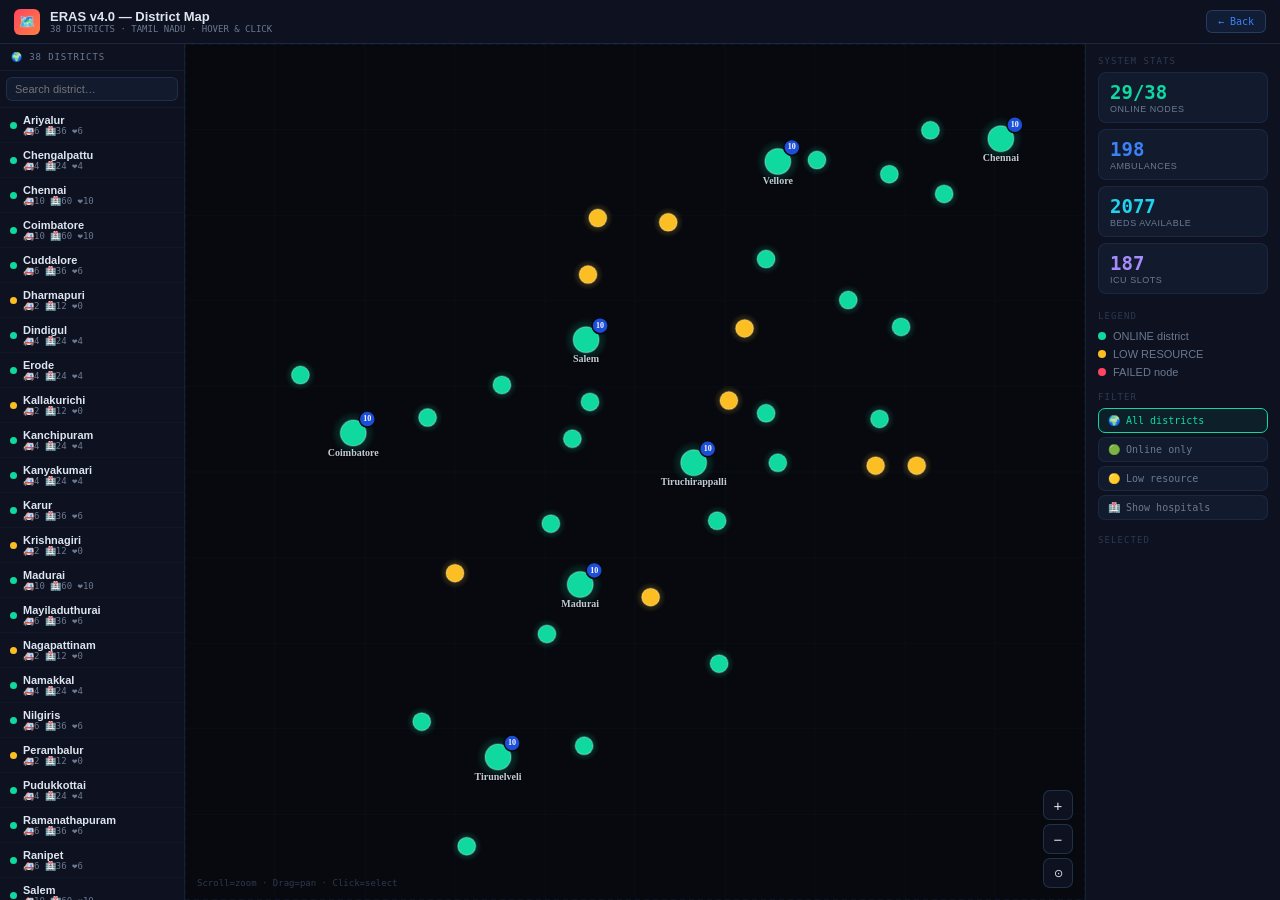
<file: pages/map.html>
<!DOCTYPE html>
<html lang="en">
<head>
<meta charset="UTF-8"/>
<meta name="viewport" content="width=device-width,initial-scale=1.0"/>
<title>ERAS v4.0 — Map View</title>
<script src="../js/data.js"></script>
<style>
*{box-sizing:border-box;margin:0;padding:0;}
html,body{height:100%;background:#07090f;color:#dde6f0;font-family:'Segoe UI',sans-serif;overflow:hidden;}
.bar{height:44px;display:flex;align-items:center;justify-content:space-between;padding:0 14px;background:#0d1120;border-bottom:1px solid rgba(99,179,237,0.15);flex-shrink:0;}
.bar-l{display:flex;align-items:center;gap:10px;}
.ico{width:26px;height:26px;border-radius:6px;background:linear-gradient(135deg,#ff4560,#ff7f40);display:flex;align-items:center;justify-content:center;font-size:13px;}
.tit{font-size:13px;font-weight:700;}
.sub{font-size:9px;color:#6b7a90;font-family:monospace;}
.back{font-family:monospace;font-size:10px;padding:5px 11px;border-radius:6px;border:1px solid rgba(99,179,237,0.22);background:rgba(59,130,246,0.1);color:#3b82f6;cursor:pointer;text-decoration:none;}
.wrap{display:flex;height:calc(100vh - 44px);}
.lpanel{width:185px;flex-shrink:0;background:#0d1120;border-right:1px solid rgba(99,179,237,0.1);display:flex;flex-direction:column;overflow:hidden;}
.lph{padding:8px 11px;font-size:9px;font-family:monospace;color:#6b7a90;letter-spacing:.1em;text-transform:uppercase;border-bottom:1px solid rgba(99,179,237,0.08);}
.lps{padding:6px;border-bottom:1px solid rgba(99,179,237,0.06);}
.lps input{width:100%;background:#121a2e;border:1px solid rgba(99,179,237,0.14);color:#dde6f0;border-radius:6px;padding:5px 8px;font-size:11px;}
.lps input:focus{outline:none;border-color:#3b82f6;}
.lpl{flex:1;overflow-y:auto;}
.li{display:flex;align-items:center;gap:6px;padding:6px 10px;cursor:pointer;border-bottom:1px solid rgba(99,179,237,0.04);font-size:11px;transition:background .12s;}
.li:hover{background:rgba(59,130,246,0.09);}
.li.act{background:rgba(59,130,246,0.15);}
.ldot{width:7px;height:7px;border-radius:50%;flex-shrink:0;}
.lname{font-weight:600;white-space:nowrap;overflow:hidden;text-overflow:ellipsis;}
.lstat{font-size:9px;color:#6b7a90;font-family:monospace;}
.mwrap{flex:1;position:relative;overflow:hidden;background:#07090f;}
canvas{display:block;}
#tip{position:absolute;display:none;background:#0d1120;border:1px solid rgba(99,179,237,0.28);border-radius:9px;padding:10px 13px;font-size:11px;line-height:1.9;pointer-events:none;box-shadow:0 8px 24px rgba(0,0,0,.85);min-width:165px;z-index:50;}
.rpanel{width:195px;flex-shrink:0;background:#0d1120;border-left:1px solid rgba(99,179,237,0.1);padding:12px;overflow-y:auto;display:flex;flex-direction:column;gap:11px;}
.rl{font-family:monospace;font-size:9px;color:#2d3a50;letter-spacing:.12em;text-transform:uppercase;margin-bottom:6px;}
.sb{background:#121a2e;border:1px solid rgba(99,179,237,0.1);border-radius:8px;padding:8px 11px;margin-bottom:6px;}
.sb .v{font-family:monospace;font-size:19px;font-weight:700;margin-bottom:1px;}
.sb .l{color:#6b7a90;font-size:9px;text-transform:uppercase;letter-spacing:.06em;}
.leg{display:flex;align-items:center;gap:7px;padding:3px 0;font-size:11px;color:#6b7a90;}
.ld{width:8px;height:8px;border-radius:50%;flex-shrink:0;}
.fb{width:100%;text-align:left;background:#121a2e;border:1px solid rgba(99,179,237,0.1);color:#6b7a90;border-radius:7px;padding:6px 9px;font-size:10px;font-family:monospace;cursor:pointer;transition:all .14s;margin-bottom:4px;}
.fb:hover{border-color:#3b82f6;color:#3b82f6;}
.fb.on{border-color:#10d9a0;color:#10d9a0;background:rgba(16,217,160,0.07);}
.sc{background:#121a2e;border:1px solid rgba(99,179,237,0.12);border-radius:8px;padding:10px;font-size:10px;display:none;}
.sc.show{display:block;}
.sn{font-size:12px;font-weight:700;margin-bottom:7px;color:#dde6f0;}
.sr{display:flex;justify-content:space-between;padding:3px 0;border-bottom:1px solid rgba(99,179,237,0.05);}
.sk{color:#6b7a90;}.sv{font-family:monospace;font-weight:600;}
.zbtn{position:absolute;bottom:12px;right:12px;display:flex;flex-direction:column;gap:4px;z-index:20;}
.zb{width:30px;height:30px;background:#0d1120;border:1px solid rgba(99,179,237,0.2);color:#dde6f0;border-radius:7px;cursor:pointer;font-size:15px;display:flex;align-items:center;justify-content:center;}
.zb:hover{background:#121a2e;border-color:#3b82f6;}
.hint{position:absolute;bottom:12px;left:12px;font-size:9px;color:#2d3a50;font-family:monospace;z-index:20;}
::-webkit-scrollbar{width:3px;}
::-webkit-scrollbar-thumb{background:rgba(99,179,237,0.18);border-radius:2px;}
</style>
</head>
<body>
<div class="bar">
  <div class="bar-l">
    <div class="ico">🗺️</div>
    <div><div class="tit">ERAS v4.0 — District Map</div><div class="sub">38 DISTRICTS · TAMIL NADU · HOVER &amp; CLICK</div></div>
  </div>
  <a class="back" onclick="history.back()">← Back</a>
</div>
<div class="wrap">
  <div class="lpanel">
    <div class="lph">🌍 38 Districts</div>
    <div class="lps"><input id="ds" placeholder="Search district…" oninput="buildList(this.value)"/></div>
    <div class="lpl" id="lpl"></div>
  </div>
  <div class="mwrap" id="mwrap">
    <canvas id="cv"></canvas>
    <div id="tip"></div>
    <div class="zbtn">
      <button class="zb" onclick="doZoom(1.25)" title="Zoom in">+</button>
      <button class="zb" onclick="doZoom(0.8)" title="Zoom out">−</button>
      <button class="zb" onclick="resetV()" title="Reset view" style="font-size:11px">⊙</button>
    </div>
    <div class="hint">Scroll=zoom · Drag=pan · Click=select</div>
  </div>
  <div class="rpanel">
    <div>
      <div class="rl">System stats</div>
      <div class="sb"><div class="v" id="s1" style="color:#10d9a0">—</div><div class="l">Online nodes</div></div>
      <div class="sb"><div class="v" id="s2" style="color:#3b82f6">—</div><div class="l">Ambulances</div></div>
      <div class="sb"><div class="v" id="s3" style="color:#22d3ee">—</div><div class="l">Beds available</div></div>
      <div class="sb"><div class="v" id="s4" style="color:#a78bfa">—</div><div class="l">ICU slots</div></div>
    </div>
    <div>
      <div class="rl">Legend</div>
      <div class="leg"><div class="ld" style="background:#10d9a0"></div>ONLINE district</div>
      <div class="leg"><div class="ld" style="background:#fbbf24"></div>LOW RESOURCE</div>
      <div class="leg"><div class="ld" style="background:#ff4560"></div>FAILED node</div>
    </div>
    <div>
      <div class="rl">Filter</div>
      <button class="fb on" onclick="setF('all',this)">🌍 All districts</button>
      <button class="fb" onclick="setF('online',this)">🟢 Online only</button>
      <button class="fb" onclick="setF('low',this)">🟡 Low resource</button>
      <button class="fb" onclick="setF('hosp',this)">🏥 Show hospitals</button>
    </div>
    <div>
      <div class="rl">Selected</div>
      <div class="sc" id="sc">
        <div class="sn" id="sn">—</div>
        <div class="sr"><span class="sk">Status</span><span class="sv" id="ss">—</span></div>
        <div class="sr"><span class="sk">🚑 Ambulances</span><span class="sv" id="sa">—</span></div>
        <div class="sr"><span class="sk">🏥 Beds</span><span class="sv" id="sb2">—</span></div>
        <div class="sr"><span class="sk">❤️ ICU</span><span class="sv" id="si">—</span></div>
        <div class="sr" style="border:none"><span class="sk">Hospitals</span><span class="sv" id="sh">—</span></div>
      </div>
    </div>
  </div>
</div>
<script>
// ── Build data ────────────────────────────────────
const BIG=['chennai','coimbatore','madurai','tiruchirappalli','salem','vellore','tirunelveli'];
const RG={};
DISTRICTS.forEach(d=>{
  const lo=d.status==='LOW RES';
  const b=BIG.includes(d.id)?5:lo?1:Math.floor(Math.random()*2)+2;
  RG[d.id]={...d,ambulances:b*2,maxAmbu:b*2,beds:b*12,maxBeds:b*12,icu:lo?0:b*2,maxIcu:lo?2:b*2};
});
const HS=[];
DISTRICTS.forEach((d,i)=>{
  const big=BIG.includes(d.id),beds=big?80+~~(Math.random()*40):20+~~(Math.random()*20);
  HS.push({region:d.id,beds,icu:~~(beds/10)});
  if(big) HS.push({region:d.id,beds:40+~~(Math.random()*20),icu:4+~~(Math.random()*3)});
});

// Stats
const onN=DISTRICTS.filter(d=>RG[d.id].status==='ONLINE').length;
const totA=Object.values(RG).reduce((s,r)=>s+r.ambulances,0);
const totB=HS.reduce((s,h)=>s+h.beds,0);
const totI=HS.reduce((s,h)=>s+h.icu,0);
document.getElementById('s1').textContent=onN+'/38';
document.getElementById('s2').textContent=totA;
document.getElementById('s3').textContent=totB;
document.getElementById('s4').textContent=totI;

// ── Canvas setup ──────────────────────────────────
const cv=document.getElementById('cv');
const cx=cv.getContext('2d');
const tip=document.getElementById('tip');
let W,H;

// Tamil Nadu lat/lng bounds
const LAT_MIN=7.7, LAT_MAX=13.75, LNG_MIN=76.1, LNG_MAX=80.7;
const LAT_RANGE=LAT_MAX-LAT_MIN, LNG_RANGE=LNG_MAX-LNG_MIN;

// pan/zoom in screen-pixel space
let panX=0, panY=0, scale=1;
let dragging=false, dragX=0, dragY=0, startPanX=0, startPanY=0;
let hovId=null, selId=null, filt='all', showH=false;

// Convert lat/lng to canvas pixel (before pan/zoom)
function latLngToBase(lat,lng){
  const x=((lng-LNG_MIN)/LNG_RANGE)*W;
  const y=((LAT_MAX-lat)/LAT_RANGE)*H;
  return [x,y];
}
// Apply current pan+scale centered on canvas
function toScreen(lat,lng){
  const [bx,by]=latLngToBase(lat,lng);
  const sx=(bx-W/2)*scale+W/2+panX;
  const sy=(by-H/2)*scale+H/2+panY;
  return [sx,sy];
}
// Radius of district circle
function nr(d){return BIG.includes(d.id)?13*Math.max(1,scale*.6):9*Math.max(1,scale*.6);}
// Color of district
function ncol(d){
  const s=RG[d.id].status;
  return s==='FAILED'?'#ff4560':s==='LOW RES'?'#fbbf24':'#10d9a0';
}
function vis(d){
  if(filt==='online') return RG[d.id].status==='ONLINE';
  if(filt==='low')    return RG[d.id].status==='LOW RES';
  return true;
}

function draw(){
  cx.clearRect(0,0,W,H);

  // background grid
  cx.strokeStyle='rgba(99,179,237,0.03)';cx.lineWidth=1;
  for(let i=0;i<=10;i++){
    cx.beginPath();cx.moveTo(W/10*i,0);cx.lineTo(W/10*i,H);cx.stroke();
    cx.beginPath();cx.moveTo(0,H/10*i);cx.lineTo(W,H/10*i);cx.stroke();
  }

  // TN border box hint
  cx.setLineDash([5,4]);cx.strokeStyle='rgba(59,130,246,0.09)';cx.lineWidth=1.5;
  const corners=[[LAT_MIN,LNG_MIN],[LAT_MIN,LNG_MAX],[LAT_MAX,LNG_MAX],[LAT_MAX,LNG_MIN]];
  cx.beginPath();
  corners.forEach(([lt,ln],i)=>{const[x,y]=toScreen(lt,ln);i?cx.lineTo(x,y):cx.moveTo(x,y);});
  cx.closePath();cx.stroke();cx.setLineDash([]);

  // Hospital markers
  if(showH){
    cx.font='14px serif';cx.textAlign='center';cx.textBaseline='middle';
    HS.forEach(h=>{
      const d=DISTRICTS.find(x=>x.id===h.region);if(!d)return;
      const[x,y]=toScreen(d.lat+(Math.random()-.5)*.06,d.lng+(Math.random()-.5)*.06);
      cx.fillText('🏥',x,y);
    });
  }

  // District circles
  DISTRICTS.forEach(d=>{
    if(!vis(d))return;
    const[x,y]=toScreen(d.lat,d.lng);
    const r=nr(d);
    const col=ncol(d);
    const isH=hovId===d.id, isS=selId===d.id;

    // Outer glow
    const gr=cx.createRadialGradient(x,y,r*.3,x,y,r*(isH||isS?2.2:1.7));
    gr.addColorStop(0,col+'55');gr.addColorStop(1,col+'00');
    cx.beginPath();cx.arc(x,y,r*(isH||isS?2.2:1.7),0,Math.PI*2);
    cx.fillStyle=gr;cx.fill();

    // Main circle
    cx.beginPath();cx.arc(x,y,isH||isS?r+2:r,0,Math.PI*2);
    cx.fillStyle=col;cx.fill();
    cx.strokeStyle=isS?'#ffffff':isH?'rgba(255,255,255,0.7)':'rgba(255,255,255,0.22)';
    cx.lineWidth=isS?2.5:1.5;cx.stroke();

    // Label
    if(BIG.includes(d.id)||isH||isS){
      cx.font=`${BIG.includes(d.id)?'600':'500'} ${scale>1.5?11:10}px Segoe UI`;
      cx.textAlign='center';cx.textBaseline='top';
      cx.fillStyle='rgba(0,0,0,0.6)';cx.fillText(d.name,x+1,y+r+3);
      cx.fillStyle=isH||isS?'#ffffff':'rgba(221,230,240,0.88)';cx.fillText(d.name,x,y+r+2);
    }

    // Ambulance badge for major cities
    if(BIG.includes(d.id)&&filt!=='low'){
      const cnt=RG[d.id].ambulances;
      const bx=x+r+1,by=y-r-1;
      cx.beginPath();cx.arc(bx,by,8,0,Math.PI*2);
      cx.fillStyle='#1d4ed8';cx.fill();
      cx.strokeStyle='#07090f';cx.lineWidth=1.5;cx.stroke();
      cx.font='bold 8px Segoe UI';cx.textAlign='center';cx.textBaseline='middle';
      cx.fillStyle='#fff';cx.fillText(cnt,bx,by);
    }
  });
}

// ── Resize ────────────────────────────────────────
function resize(){
  const wrap=document.getElementById('mwrap');
  W=wrap.clientWidth;H=wrap.clientHeight;
  cv.width=W;cv.height=H;
  cv.style.width=W+'px';cv.style.height=H+'px';
  draw();
}
window.addEventListener('resize',resize);

// ── Mouse events ──────────────────────────────────
function getHit(mx,my){
  for(const d of DISTRICTS){
    if(!vis(d))continue;
    const[x,y]=toScreen(d.lat,d.lng);
    const r=nr(d)+6;
    if((mx-x)**2+(my-y)**2<=r*r)return d;
  }
  return null;
}

cv.addEventListener('mousemove',e=>{
  const r=cv.getBoundingClientRect();
  const mx=e.clientX-r.left, my=e.clientY-r.top;
  if(dragging){
    panX=startPanX+(mx-dragX);
    panY=startPanY+(my-dragY);
    draw();return;
  }
  const h=getHit(mx,my);
  hovId=h?h.id:null;
  cv.style.cursor=h?'pointer':'grab';
  if(h){
    const rg=RG[h.id];
    const sc={'ONLINE':'color:#10d9a0','LOW RES':'color:#fbbf24','FAILED':'color:#ff4560'}[rg.status]||'';
    const hc=HS.filter(x=>x.region===h.id).length;
    tip.innerHTML=`<b>${h.name} District</b><br/><span style="${sc}">${rg.status}</span><br/>🚑 ${rg.ambulances}/${rg.maxAmbu} ambulances<br/>🏥 ${rg.beds}/${rg.maxBeds} beds<br/>❤️ ${rg.icu}/${rg.maxIcu} ICU<br/>Hospitals: ${hc}`;
    const tx=Math.min(mx+15,W-185), ty=Math.max(my-95,8);
    tip.style.left=tx+'px';tip.style.top=ty+'px';
    tip.style.display='block';
  }else tip.style.display='none';
  draw();
});

cv.addEventListener('mouseleave',()=>{hovId=null;tip.style.display='none';draw();});

cv.addEventListener('mousedown',e=>{
  const r=cv.getBoundingClientRect();
  dragging=true;
  dragX=e.clientX-r.left; dragY=e.clientY-r.top;
  startPanX=panX; startPanY=panY;
  cv.style.cursor='grabbing';
});
cv.addEventListener('mouseup',()=>{dragging=false;cv.style.cursor='grab';});

cv.addEventListener('click',e=>{
  if(Math.abs(panX-startPanX)>4||Math.abs(panY-startPanY)>4)return; // was a drag
  const r=cv.getBoundingClientRect();
  const h=getHit(e.clientX-r.left,e.clientY-r.top);
  if(h)selDist(h.id);
});

cv.addEventListener('wheel',e=>{
  e.preventDefault();
  const r=cv.getBoundingClientRect();
  const mx=e.clientX-r.left, my=e.clientY-r.top;
  const factor=e.deltaY<0?1.15:0.87;
  // Zoom toward mouse position
  panX=(panX-mx)*factor+mx;
  panY=(panY-my)*factor+my;
  scale=Math.max(0.4,Math.min(6,scale*factor));
  draw();
},{passive:false});

function doZoom(f){scale=Math.max(0.4,Math.min(6,scale*f));draw();}
function resetV(){scale=1;panX=0;panY=0;draw();}

// ── Select district ───────────────────────────────
function selDist(id){
  selId=id;
  const d=DISTRICTS.find(x=>x.id===id);
  const rg=RG[id];
  const hc=HS.filter(x=>x.region===id).length;
  document.getElementById('sc').classList.add('show');
  document.getElementById('sn').textContent=d.name+' District';
  const ss=document.getElementById('ss');
  ss.textContent=rg.status;
  ss.style.color={'ONLINE':'#10d9a0','LOW RES':'#fbbf24','FAILED':'#ff4560'}[rg.status]||'#dde6f0';
  document.getElementById('sa').textContent=rg.ambulances+'/'+rg.maxAmbu;
  document.getElementById('sb2').textContent=rg.beds+'/'+rg.maxBeds;
  document.getElementById('si').textContent=rg.icu+'/'+rg.maxIcu;
  document.getElementById('sh').textContent=hc;
  document.querySelectorAll('.li').forEach(x=>x.classList.remove('act'));
  document.getElementById('li-'+id)?.classList.add('act');
  document.getElementById('li-'+id)?.scrollIntoView({block:'nearest'});
  draw();
}

// ── District list ─────────────────────────────────
function buildList(q){
  const ul=document.getElementById('lpl');
  const filtered=DISTRICTS.filter(d=>!q||d.name.toLowerCase().includes(q.toLowerCase()));
  ul.innerHTML=filtered.map(d=>{
    const rg=RG[d.id];
    const col={'ONLINE':'#10d9a0','LOW RES':'#fbbf24','FAILED':'#ff4560'}[rg.status];
    return`<div class="li" id="li-${d.id}" onclick="selDist('${d.id}')">
      <div class="ldot" style="background:${col}"></div>
      <div style="min-width:0">
        <div class="lname">${d.name}</div>
        <div class="lstat">🚑${rg.ambulances} 🏥${rg.beds} ❤️${rg.icu}</div>
      </div>
    </div>`;
  }).join('');
}

// ── Filter ────────────────────────────────────────
function setF(f,btn){
  filt=f;showH=(f==='hosp');
  document.querySelectorAll('.fb').forEach(b=>b.classList.remove('on'));
  btn.classList.add('on');
  draw();
}

// ── Init ─────────────────────────────────────────
buildList('');
// Slight delay so layout is complete before measuring
setTimeout(()=>{ resize(); }, 50);
</script>
</body>
</html>
</file>
<file: css/style.css>
/* ═══════════════════════════════════════════════
   ERAS v4.0 — Tamil Nadu | Shared Styles
   ═══════════════════════════════════════════════ */
@import url('https://fonts.googleapis.com/css2?family=IBM+Plex+Mono:wght@400;600&family=Syne:wght@400;600;700;800&display=swap');

:root {
  --bg:#07090f; --bg2:#0d1120; --bg3:#121a2e; --bg4:#1a2440;
  --border:rgba(99,179,237,0.08); --border2:rgba(99,179,237,0.18);
  --red:#ff4560;    --red2:rgba(255,69,96,0.14);
  --amber:#fbbf24;  --amber2:rgba(251,191,36,0.13);
  --green:#10d9a0;  --green2:rgba(16,217,160,0.12);
  --blue:#3b82f6;   --blue2:rgba(59,130,246,0.14);
  --purple:#a78bfa; --purple2:rgba(167,139,250,0.13);
  --teal:#22d3ee;   --teal2:rgba(34,211,238,0.12);
  --orange:#fb923c; --orange2:rgba(251,146,60,0.13);
  --text:#dde6f0; --text2:#6b7a90; --text3:#2d3a50;
  --mono:'IBM Plex Mono',monospace; --head:'Syne',sans-serif;
}

*{box-sizing:border-box;margin:0;padding:0;}
html,body{height:100%;font-family:var(--head);font-size:13px;}
body{background:var(--bg);color:var(--text);}
body::after{content:'';position:fixed;inset:0;background:repeating-linear-gradient(0deg,transparent,transparent 2px,rgba(0,0,0,0.025) 2px,rgba(0,0,0,0.025) 4px);pointer-events:none;z-index:9998;}

/* ── LAYOUT ── */
.app{display:flex;flex-direction:column;height:100vh;}
.body-layout{display:grid;grid-template-columns:230px 1fr 260px;flex:1;overflow:hidden;}
.main{overflow-y:auto;background:var(--bg);}
.view{display:none;padding:20px;}
.view.on{display:block;}

/* ── HEADER ── */
.hdr{display:flex;align-items:center;justify-content:space-between;padding:10px 22px;border-bottom:1px solid var(--border);background:rgba(7,9,15,0.96);backdrop-filter:blur(18px);flex-shrink:0;z-index:200;}
.h-ico{width:30px;height:30px;border-radius:7px;background:linear-gradient(135deg,var(--red),#ff7f40);display:flex;align-items:center;justify-content:center;font-size:14px;}
.h-title{font-size:14px;font-weight:800;letter-spacing:-0.01em;}
.h-ver{font-family:var(--mono);font-size:9px;color:var(--text3);}
.htabs{display:flex;gap:4px;}
.htab{padding:5px 14px;border-radius:6px;font-size:11px;font-weight:700;cursor:pointer;color:var(--text2);transition:all 0.15s;text-decoration:none;display:inline-block;}
.htab:hover{color:var(--text);background:var(--bg3);}
.htab.on{color:var(--blue);background:var(--blue2);}

/* ── CHIPS ── */
.sync-chip{display:flex;align-items:center;gap:5px;font-family:var(--mono);font-size:9px;color:var(--teal);padding:3px 9px;border-radius:20px;border:1px solid rgba(34,211,238,0.2);background:var(--teal2);}
.sdot{width:5px;height:5px;border-radius:50%;background:var(--teal);animation:bl 2s infinite;}
@keyframes bl{0%,100%{opacity:1}50%{opacity:0.25}}
.uptime-chip{font-family:var(--mono);font-size:9px;color:var(--green);padding:3px 9px;border-radius:20px;border:1px solid rgba(16,217,160,0.2);background:var(--green2);}
.rbadge{font-family:var(--mono);font-size:9px;font-weight:700;padding:3px 10px;border-radius:20px;}
.uname{font-size:11px;color:var(--text2);}
.lo-btn{font-family:var(--mono);font-size:9px;padding:4px 11px;border-radius:6px;border:1px solid var(--border);background:transparent;color:var(--text2);cursor:pointer;transition:all 0.15s;}
.lo-btn:hover{border-color:var(--red);color:var(--red);}

/* ── SIDEBAR ── */
.sb{border-right:1px solid var(--border);padding:14px 10px;overflow-y:auto;background:var(--bg);}
.sbl{font-family:var(--mono);font-size:9px;color:var(--text3);letter-spacing:0.14em;text-transform:uppercase;margin:14px 0 6px 6px;}
.sbl:first-child{margin-top:0;}
.sbi{display:flex;align-items:center;gap:9px;padding:7px 9px;border-radius:7px;cursor:pointer;font-size:11px;font-weight:700;color:var(--text2);transition:all 0.15s;margin-bottom:2px;text-decoration:none;}
.sbi:hover{background:var(--bg3);color:var(--text);}
.sbi.on{background:var(--blue2);color:var(--blue);}
.sbi.disabled{opacity:0.35;pointer-events:none;cursor:not-allowed;}

/* ── REGION LIST ── */
.reg-search{position:relative;margin-bottom:7px;}
.reg-search input{width:100%;background:var(--bg3);border:1px solid var(--border);color:var(--text);border-radius:7px;padding:6px 10px 6px 26px;font-size:11px;font-family:var(--head);}
.reg-search input:focus{outline:none;border-color:var(--blue);}
.reg-search::before{content:'🔍';position:absolute;left:7px;top:6px;font-size:10px;}
.reg-list{max-height:320px;overflow-y:auto;}
.reg-card{background:var(--bg2);border:1px solid var(--border);border-radius:7px;padding:8px 10px;cursor:pointer;transition:border-color 0.15s;margin-bottom:4px;}
.reg-card:hover{border-color:var(--border2);}
.rc-top{display:flex;justify-content:space-between;align-items:center;margin-bottom:4px;}
.rc-name{font-size:11px;font-weight:700;}
.rc-status{font-family:var(--mono);font-size:8px;font-weight:700;padding:1px 6px;border-radius:20px;}
.s-on{background:var(--green2);color:var(--green);}
.s-lo{background:var(--amber2);color:var(--amber);}
.s-fa{background:var(--red2);color:var(--red);animation:fp 1s infinite;}
@keyframes fp{0%,100%{opacity:1}50%{opacity:0.4}}
.rc-sync{font-family:var(--mono);font-size:8px;color:var(--text3);margin-bottom:4px;}
.rbar{display:flex;align-items:center;gap:4px;margin-bottom:3px;}
.rl{font-size:9px;color:var(--text2);width:16px;text-align:center;flex-shrink:0;}
.rt2{flex:1;height:3px;background:var(--bg4);border-radius:2px;overflow:hidden;}
.rf2{height:100%;border-radius:2px;transition:width 0.5s;}
.rv{font-family:var(--mono);font-size:8px;color:var(--text2);width:16px;}

/* ── RIGHT PANEL ── */
.rp{border-left:1px solid var(--border);padding:14px 12px;overflow-y:auto;background:var(--bg);}
.rpl{font-family:var(--mono);font-size:9px;color:var(--text3);letter-spacing:0.14em;text-transform:uppercase;margin-bottom:8px;}
.rp-section{margin-bottom:20px;}

/* ── CARDS ── */
.card{background:var(--bg2);border:1px solid var(--border);border-radius:9px;padding:14px;margin-bottom:14px;}
.ct{font-size:12px;font-weight:700;margin-bottom:12px;display:flex;justify-content:space-between;align-items:center;flex-wrap:wrap;gap:6px;}
.two{display:grid;grid-template-columns:1fr 1fr;gap:12px;}
.three{display:grid;grid-template-columns:1fr 1fr 1fr;gap:10px;}

/* ── STAT CARDS ── */
.stats-row{display:grid;grid-template-columns:repeat(auto-fit,minmax(130px,1fr));gap:10px;margin-bottom:18px;}
.sc{background:var(--bg2);border:1px solid var(--border);border-radius:9px;padding:12px;position:relative;overflow:hidden;}
.sc::after{content:'';position:absolute;top:0;left:0;right:0;height:2px;}
.sc.cb::after{background:var(--blue)} .sc.cg::after{background:var(--green)}
.sc.cr::after{background:var(--red)}  .sc.ca::after{background:var(--amber)}
.sc.cp::after{background:var(--purple)}
.sv{font-family:var(--mono);font-size:22px;font-weight:600;margin-bottom:1px;}
.sl{font-size:9px;color:var(--text2);text-transform:uppercase;letter-spacing:0.08em;}
.ss{font-size:9px;color:var(--text3);margin-top:2px;}

/* ── TABLE ── */
table{width:100%;border-collapse:collapse;font-size:10px;}
th{text-align:left;padding:6px 9px;font-family:var(--mono);font-size:8px;font-weight:600;color:var(--text3);text-transform:uppercase;letter-spacing:0.1em;border-bottom:1px solid var(--border);}
td{padding:8px 9px;border-bottom:1px solid var(--border);vertical-align:middle;}
tr:hover td{background:rgba(255,255,255,0.01);}

/* ── BADGES ── */
.badge{font-family:var(--mono);font-size:8px;font-weight:700;padding:2px 6px;border-radius:4px;}
.bc{background:rgba(255,69,96,0.2);color:var(--red);border:1px solid rgba(255,69,96,0.3);}
.bh{background:var(--amber2);color:var(--amber);border:1px solid rgba(251,191,36,0.3);}
.bn{background:var(--green2);color:var(--green);border:1px solid rgba(16,217,160,0.3);}
.bb{background:var(--red2);color:var(--red);}
.bf{background:var(--green2);color:var(--green);}
.b-online{background:var(--green2);color:var(--green);}
.b-failed{background:var(--red2);color:var(--red);}

/* ── BUTTONS ── */
.btn{font-family:var(--mono);font-size:9px;font-weight:700;padding:6px 12px;border-radius:6px;border:none;cursor:pointer;transition:all 0.15s;letter-spacing:0.04em;display:inline-block;text-decoration:none;}
.bp{background:var(--blue);color:#fff;box-shadow:0 4px 12px rgba(59,130,246,0.22);}
.bp:hover{background:#2563eb;transform:translateY(-1px);}
.bd{background:var(--red2);color:var(--red);border:1px solid rgba(255,69,96,0.22);}
.bd:hover{background:rgba(255,69,96,0.22);}
.bw{background:var(--amber2);color:var(--amber);border:1px solid rgba(251,191,36,0.22);}
.bw:hover{background:rgba(251,191,36,0.22);}
.bs{background:var(--green2);color:var(--green);border:1px solid rgba(16,217,160,0.22);}
.bs:hover{background:rgba(16,217,160,0.2);}
.bg2{background:transparent;color:var(--text2);border:1px solid var(--border);}
.bg2:hover{border-color:var(--border2);color:var(--text);}
.btn-sm{padding:4px 9px;font-size:8px;}
.btn-row{display:flex;gap:7px;flex-wrap:wrap;}
.btn:disabled,.btn.disabled{opacity:0.35;pointer-events:none;cursor:not-allowed;}

/* ── FORMS ── */
.fgrid{display:grid;grid-template-columns:1fr 1fr;gap:10px;margin-bottom:12px;}
.fg{display:flex;flex-direction:column;gap:4px;}
.fl{font-family:var(--mono);font-size:9px;color:var(--text2);letter-spacing:0.07em;}
.fi,.fs{background:var(--bg3);border:1px solid var(--border);color:var(--text);border-radius:7px;padding:7px 11px;font-size:11px;font-family:var(--head);transition:border-color 0.15s;width:100%;}
.fi:focus,.fs:focus{outline:none;border-color:var(--blue);}
.fs option{background:var(--bg3);}

/* ── NOTIFICATIONS ── */
.notif{display:flex;gap:9px;padding:8px 10px;border-radius:8px;background:var(--bg2);border:1px solid var(--border);font-size:10px;animation:nf 0.3s ease;margin-bottom:6px;}
@keyframes nf{from{opacity:0;transform:translateX(14px)}to{opacity:1;transform:translateX(0)}}
.notif.nred{border-left:3px solid var(--red);}
.notif.ngreen{border-left:3px solid var(--green);}
.notif.nblue{border-left:3px solid var(--blue);}
.notif.namber{border-left:3px solid var(--amber);}
.notif.npurple{border-left:3px solid var(--purple);}
.notif-icon{font-size:14px;flex-shrink:0;}
.notif-title{font-weight:700;color:var(--text);margin-bottom:1px;}
.notif-msg{color:var(--text2);}
.notif-time{font-family:var(--mono);font-size:8px;color:var(--text3);}

/* ── AUDIT ── */
.audit-row{display:flex;gap:10px;padding:8px 0;border-bottom:1px solid var(--border);align-items:flex-start;}
.at{font-family:var(--mono);font-size:8px;color:var(--text3);min-width:56px;padding-top:2px;}
.atype{font-family:var(--mono);font-size:8px;font-weight:700;padding:2px 6px;border-radius:4px;height:fit-content;white-space:nowrap;}
.tA{background:var(--blue2);color:var(--blue);}
.tF{background:var(--red2);color:var(--red);}
.tB{background:var(--purple2);color:var(--purple);}
.tR{background:var(--green2);color:var(--green);}
.tL{background:var(--orange2);color:var(--orange);}
.amsg{font-size:10px;color:var(--text2);line-height:1.6;flex:1;}
.anode{font-size:9px;color:var(--text3);margin-top:1px;font-family:var(--mono);}

/* ── RESULT BOXES ── */
.ar-ok{background:var(--green2);border:1px solid rgba(16,217,160,0.22);border-radius:9px;padding:14px;margin-top:12px;}
.ar-er{background:var(--red2);border:1px solid rgba(255,69,96,0.22);border-radius:9px;padding:14px;margin-top:12px;}
.arow{display:flex;justify-content:space-between;align-items:flex-start;padding:4px 0;border-bottom:1px solid rgba(255,255,255,0.05);font-size:11px;}
.arow:last-child{border-bottom:none;}
.ak{color:var(--text2);}
.av{font-weight:700;font-family:var(--mono);font-size:10px;text-align:right;max-width:55%;}

/* ── MINI BARS ── */
.mbar{display:flex;align-items:center;gap:7px;margin-bottom:7px;}
.mbl{font-size:10px;color:var(--text2);width:72px;flex-shrink:0;}
.mbt{flex:1;height:4px;background:var(--bg4);border-radius:2px;overflow:hidden;}
.mbf{height:100%;border-radius:2px;transition:width 0.5s;}
.mbv{font-family:var(--mono);font-size:9px;color:var(--text2);width:28px;}

/* ── FT EVENTS ── */
.ft-ev{background:var(--red2);border:1px solid rgba(255,69,96,0.22);border-radius:8px;padding:9px 11px;margin-bottom:7px;}
.ft-rec{background:var(--green2);border:1px solid rgba(16,217,160,0.22);border-radius:8px;padding:9px 11px;margin-bottom:7px;}

/* ── LOCATION BAR ── */
.loc-bar{display:flex;align-items:center;gap:10px;background:var(--bg3);border:1px solid var(--border);border-radius:8px;padding:9px 13px;margin-bottom:12px;font-size:11px;}

/* ── CHART ── */
.ch{position:relative;height:150px;margin-top:6px;}

/* ── SIM CARDS ── */
.sim-c{background:var(--bg2);border:1px solid var(--border);border-radius:9px;padding:13px;cursor:pointer;transition:all 0.2s;}
.sim-c:hover{border-color:var(--blue);transform:translateY(-2px);}
.sim-c.run{border-color:var(--amber);animation:sp 0.8s infinite;}
@keyframes sp{0%,100%{border-color:var(--amber)}50%{border-color:rgba(251,191,36,0.2)}}

/* ── TOAST ── */
.toast{position:fixed;bottom:22px;right:22px;z-index:3000;background:var(--bg2);border:1px solid var(--border2);border-radius:10px;padding:12px 16px;min-width:260px;box-shadow:0 16px 48px rgba(0,0,0,0.6);transform:translateY(70px);opacity:0;transition:all 0.3s cubic-bezier(0.34,1.56,0.64,1);}
.toast.on{transform:translateY(0);opacity:1;}
.toast.ts{border-left:3px solid var(--green);}
.toast.te{border-left:3px solid var(--red);}
.toast.tw{border-left:3px solid var(--amber);}
.toast.ti{border-left:3px solid var(--blue);}
.toast.tp{border-left:3px solid var(--purple);}
.tt{font-size:11px;font-weight:700;margin-bottom:2px;}
.tm{font-size:10px;color:var(--text2);}

/* ── ACCESS DENIED ── */
.access-denied{display:flex;flex-direction:column;align-items:center;justify-content:center;height:260px;gap:12px;color:var(--text3);}
.access-denied .icon{font-size:40px;}
.access-denied .msg{font-size:13px;}

/* ── MAP ── */
.leaflet-container{background:#0d1120 !important;}
.leaflet-tile{filter:brightness(0.28) saturate(0.4) hue-rotate(195deg);}
.leaflet-popup-content-wrapper{background:var(--bg2);border:1px solid var(--border2);border-radius:8px;color:var(--text);box-shadow:0 8px 24px rgba(0,0,0,0.5);}
.leaflet-popup-tip{background:var(--bg2);}

/* ── SCROLLBAR ── */
::-webkit-scrollbar{width:3px;}
::-webkit-scrollbar-track{background:transparent;}
::-webkit-scrollbar-thumb{background:var(--border2);border-radius:2px;}

/* ── ROLE PAGE ACCENT ── */
body.role-dispatcher .h-ico{background:linear-gradient(135deg,var(--teal),#0891b2);}
body.role-hospital   .h-ico{background:linear-gradient(135deg,var(--green),#059669);}
body.role-ambulance  .h-ico{background:linear-gradient(135deg,var(--amber),#d97706);}
body.role-authority  .h-ico{background:linear-gradient(135deg,var(--purple),#7c3aed);}
</file>
